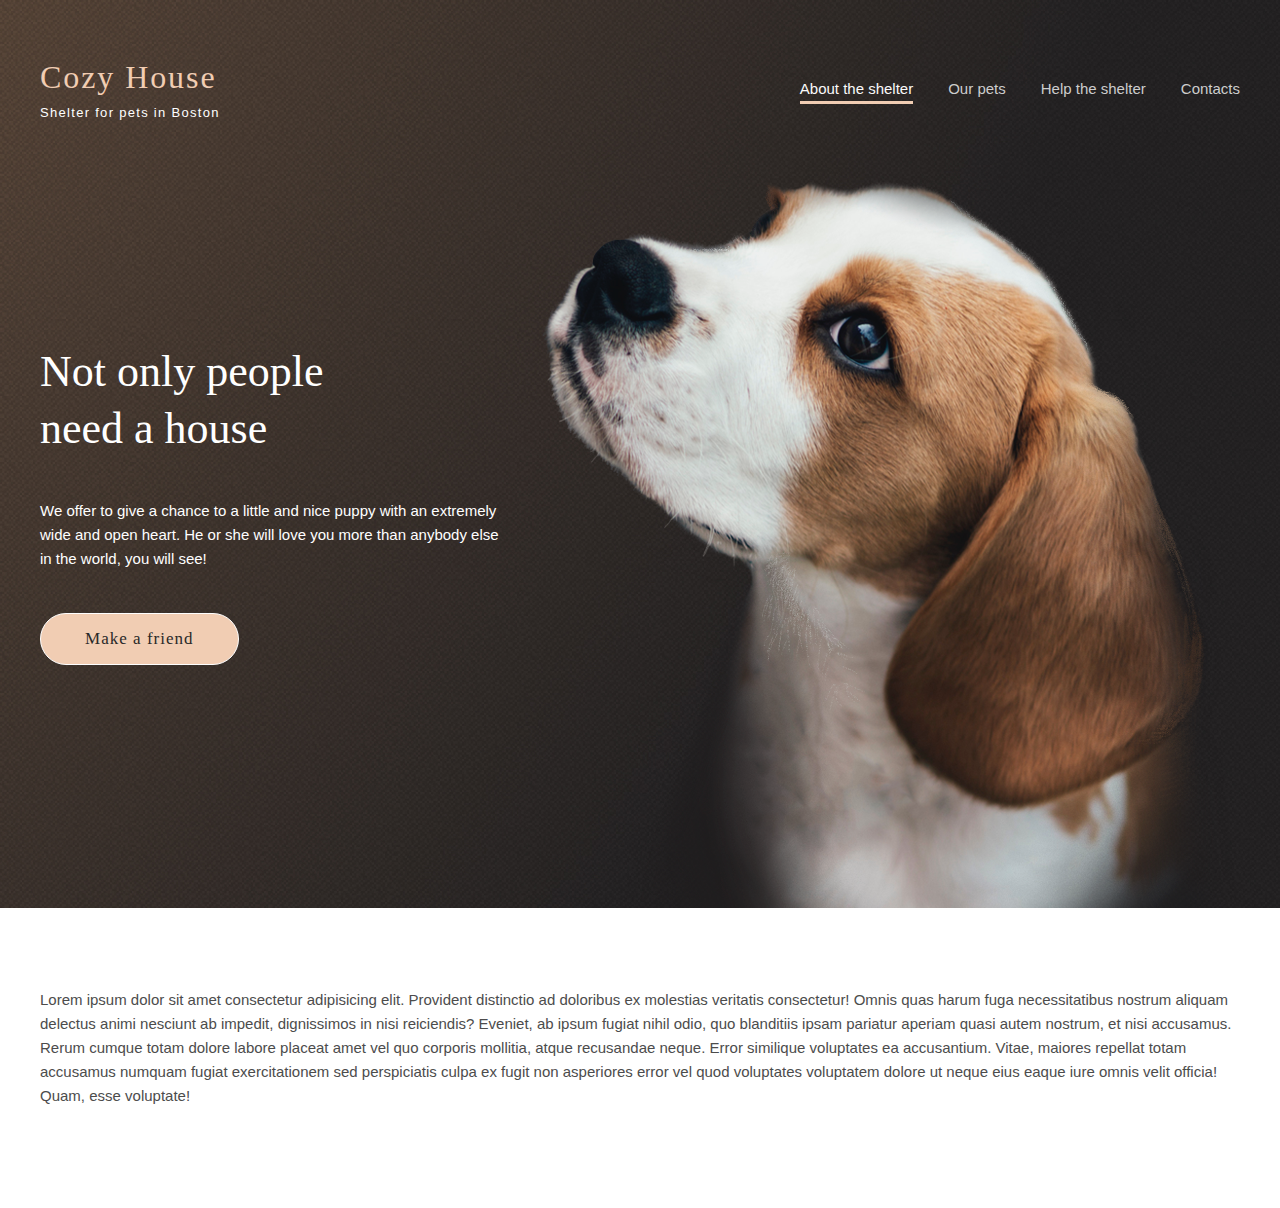
<file: index.html>
<!DOCTYPE html>
<html lang="en">
  <head>
    <meta charset="UTF-8" />
    <meta http-equiv="X-UA-Compatible" content="IE=edge" />
    <meta name="viewport" content="width=device-width, initial-scale=1.0" />
    <title>Cozy House</title>
    <link rel="stylesheet" href="scss/style.css" />
  </head>

  <body>
    <header class="header">
      <div class="header__wrapper wrapper">
        <a class="logo" href="#">
          <h1 class="logo__title">Cozy House</h1>
          <div class="logo__subtitle">Shelter for pets in Boston</div>
        </a>

        <div class="header__menu">
          <nav class="menu">
            <ul class="menu__list">
              <li class="menu__item"><a class="menu__link active" href="#">About the shelter</a></li>
              <li class="menu__item"><a class="menu__link" href="#">Our pets</a></li>
              <li class="menu__item"><a class="menu__link" href="#">Help the shelter</a></li>
              <li class="menu__item"><a class="menu__link" href="#">Contacts</a></li>
            </ul>
          </nav>
          <button type="button" class="burger"><span></span></button>
        </div>
      </div>
    </header>
    <main class="main">
      <section class="start">
        <div class="start__wrapper wrapper">
          <div class="start__content">
            <h2 class="start__title">
              Not only people<br />
              need a house
            </h2>
            <p class="start__desc">
              We offer to give a chance to a little and nice puppy with an extremely wide and open heart. He or she will love you more than anybody
              else in the world, you will see!
            </p>
            <a class="button" href="">Make a friend</a>
          </div>

          <div class="start__image">
            <img src="assets/img/start-puppy.png" alt="" />
          </div>
        </div>
      </section>

      <section class="about">
        <div class="about__wrapper wrapper">
          Lorem ipsum dolor sit amet consectetur adipisicing elit. Provident distinctio ad doloribus ex molestias veritatis consectetur! Omnis quas
          harum fuga necessitatibus nostrum aliquam delectus animi nesciunt ab impedit, dignissimos in nisi reiciendis? Eveniet, ab ipsum fugiat nihil
          odio, quo blanditiis ipsam pariatur aperiam quasi autem nostrum, et nisi accusamus. Rerum cumque totam dolore labore placeat amet vel quo
          corporis mollitia, atque recusandae neque. Error similique voluptates ea accusantium. Vitae, maiores repellat totam accusamus numquam fugiat
          exercitationem sed perspiciatis culpa ex fugit non asperiores error vel quod voluptates voluptatem dolore ut neque eius eaque iure omnis
          velit officia! Quam, esse voluptate!
        </div>
      </section>
    </main>
    <footer class="footer"></footer>
  </body>
</html>
</file>
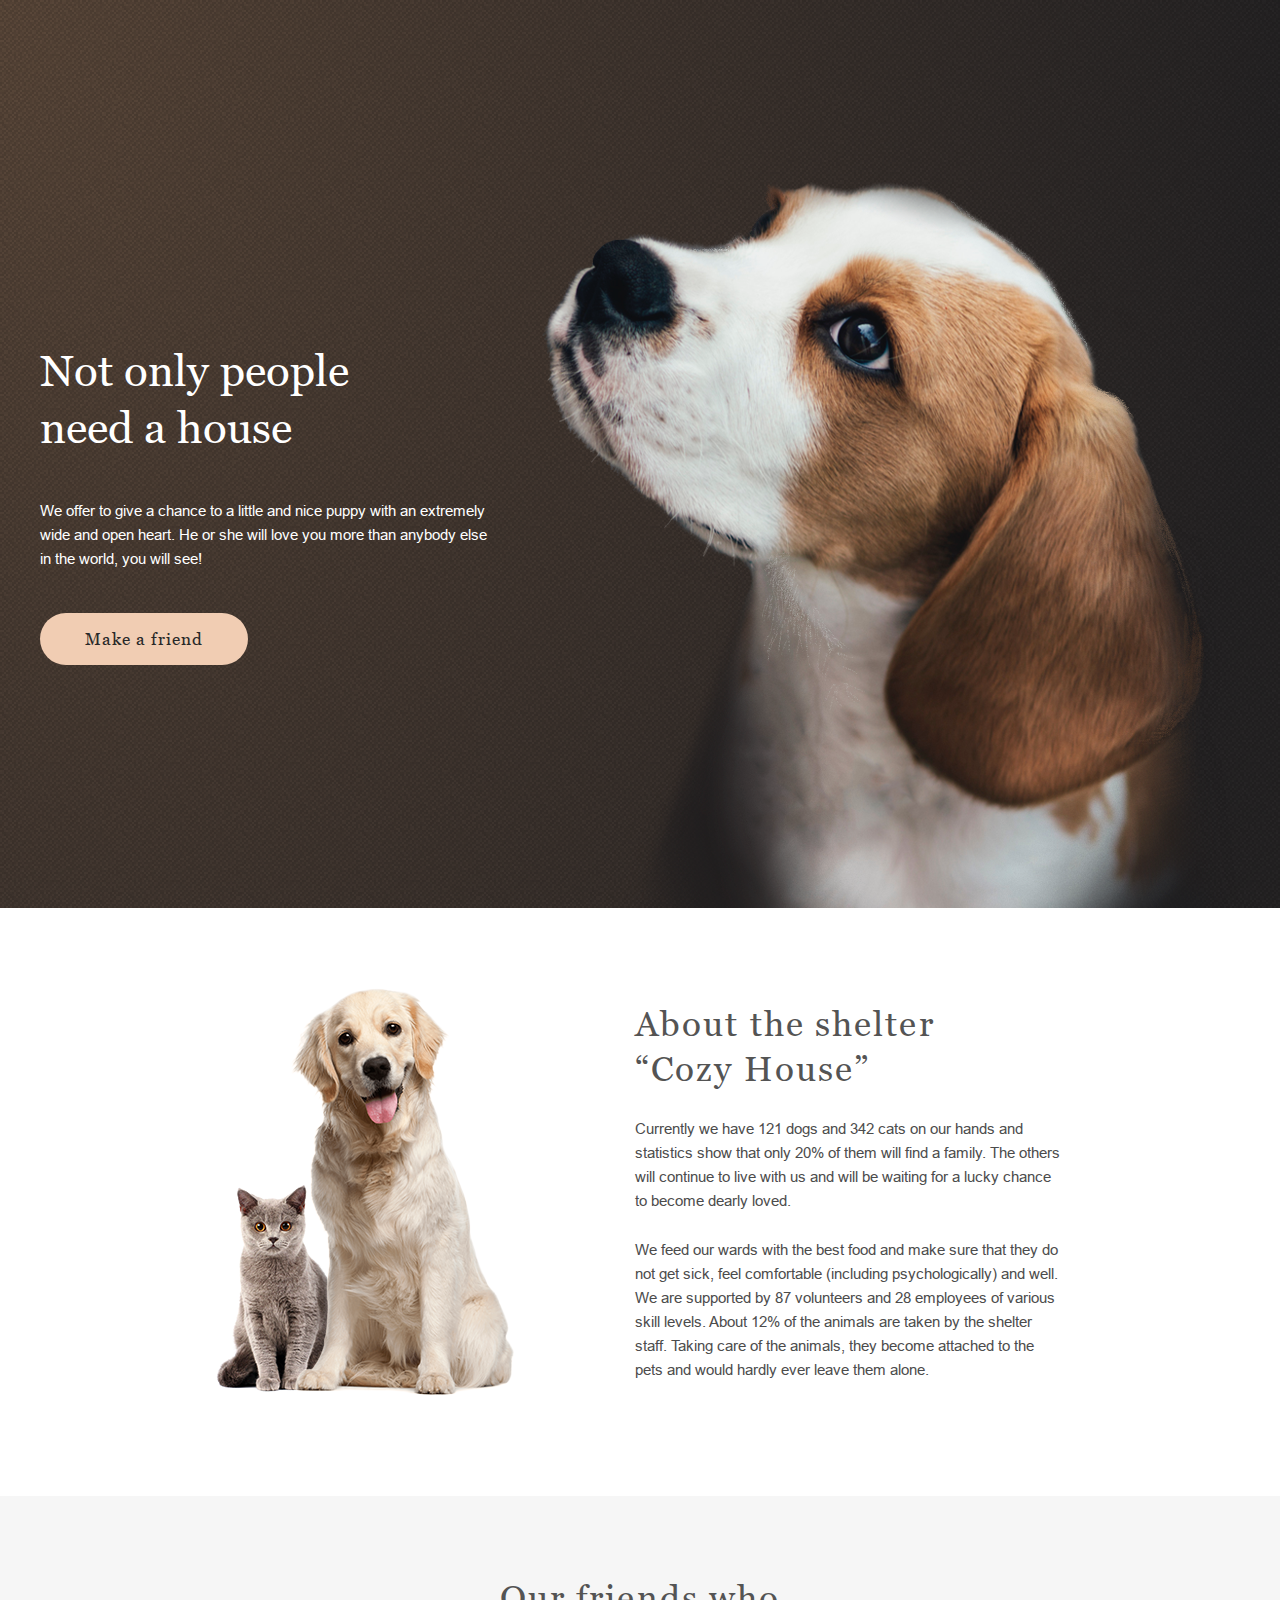
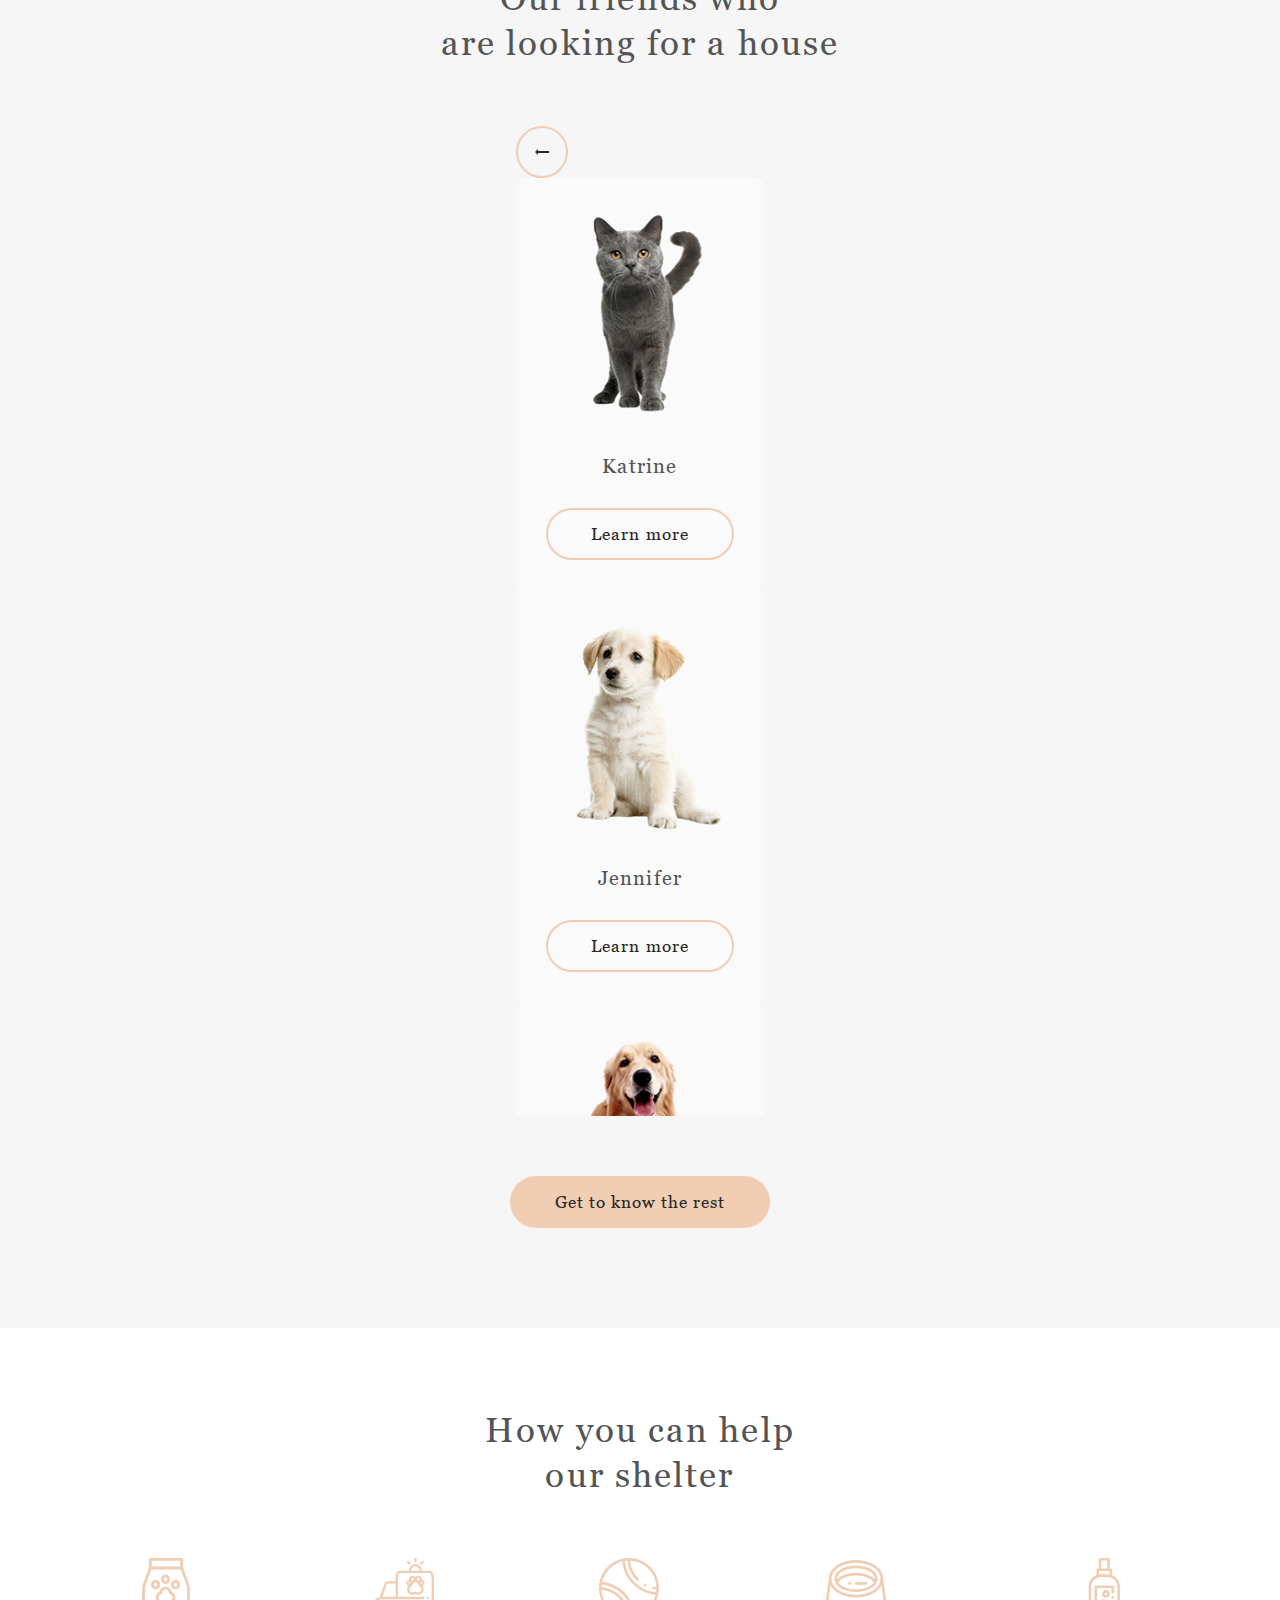
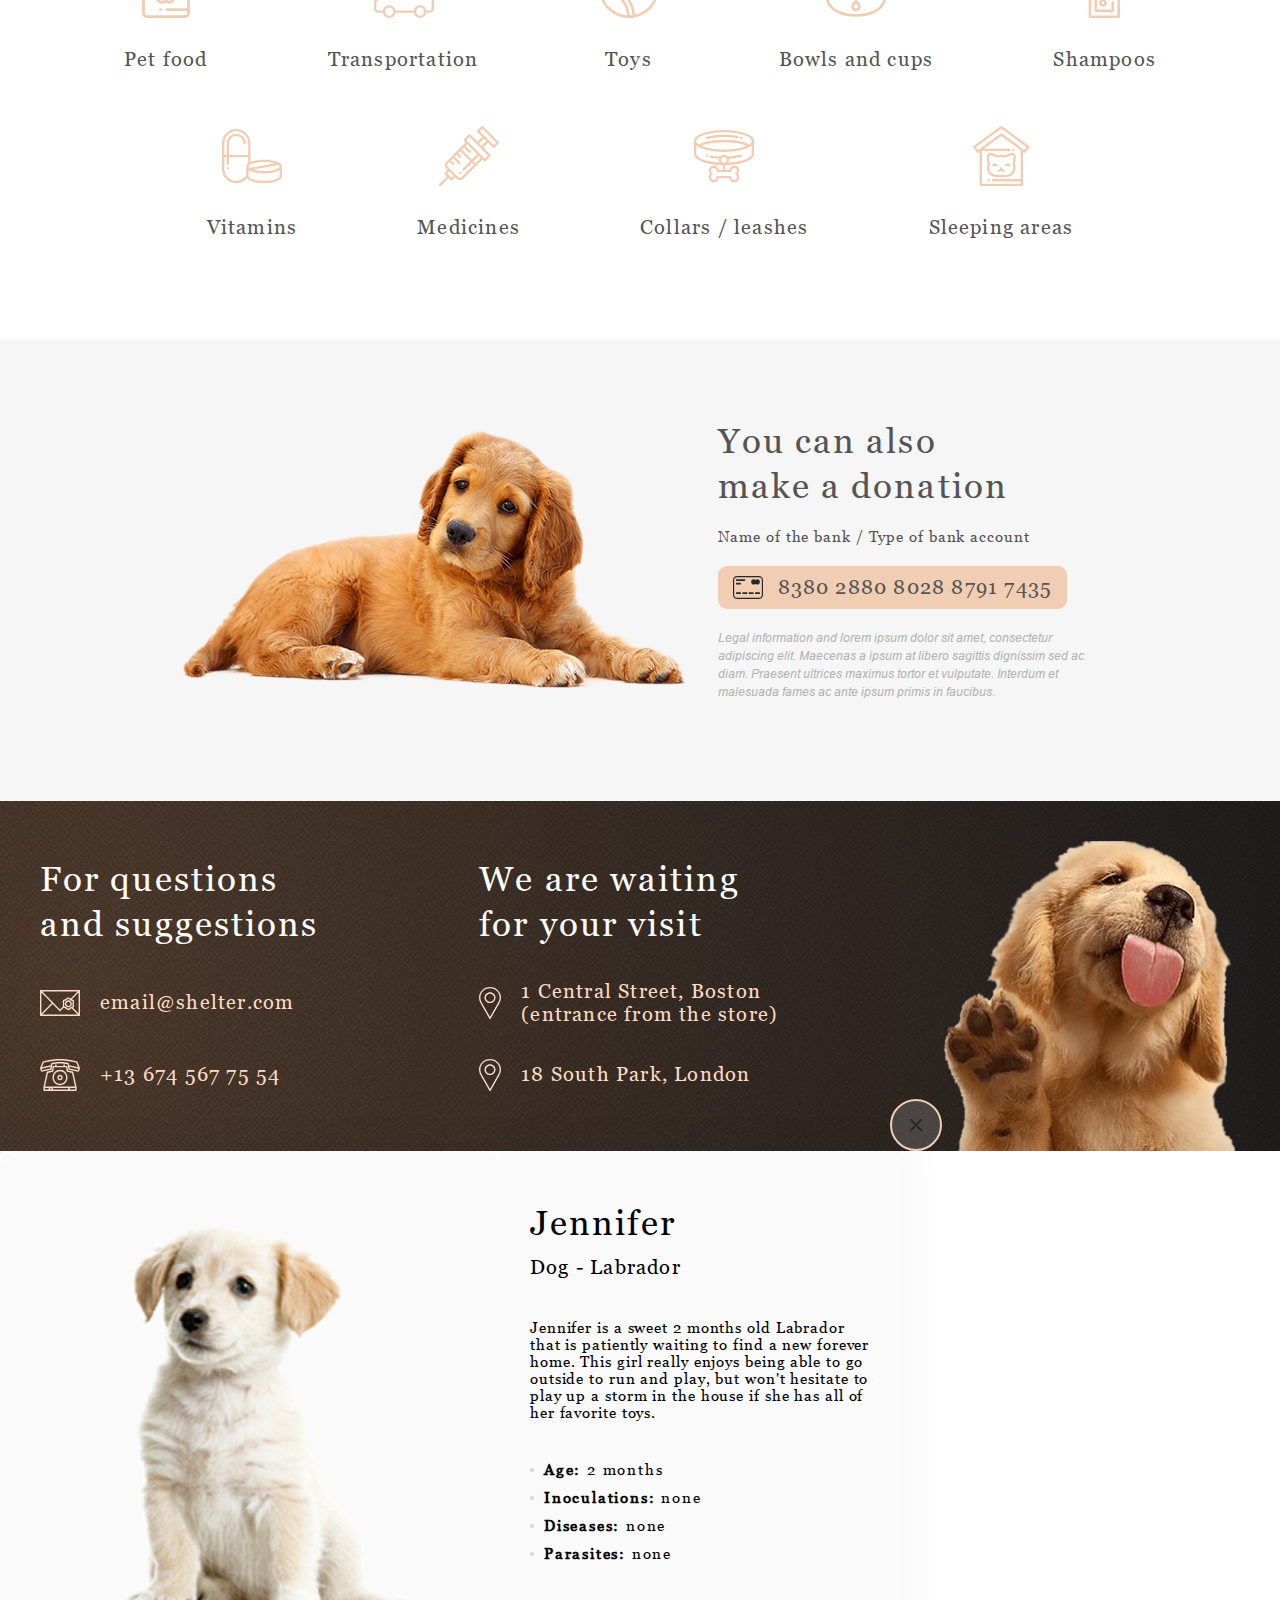
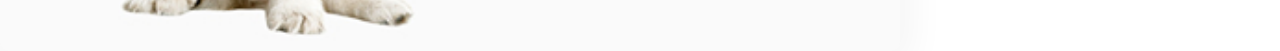
<file: app/index.html>
<!DOCTYPE html>
<html lang="en">
  <head>
    <meta charset="UTF-8" />
    <meta http-equiv="X-UA-Compatible" content="IE=edge" />
    <meta name="viewport" content="width=device-width, initial-scale=1.0" />
    <title>Cozy House</title>

    <link rel="apple-touch-icon" sizes="180x180" href="favicons/apple-touch-icon.png" />
    <link rel="icon" type="image/png" sizes="32x32" href="favicons/favicon-32x32.png" />
    <link rel="icon" type="image/png" sizes="16x16" href="favicons/favicon-16x16.png" />
    <link rel="manifest" href="favicons/site.webmanifest" />
    <link rel="mask-icon" href="favicons/safari-pinned-tab.svg" color="#5bbad5" />
    <link rel="shortcut icon" href="favicons/favicon.ico" />
    <meta name="msapplication-TileColor" content="#da532c" />
    <meta name="msapplication-config" content="favicons/browserconfig.xml" />
    <meta name="theme-color" content="#ffffff" />

    <link rel="stylesheet" href="css/style.css" />
    <script src="js/main.js" defer></script>
  </head>

  <body id="home">
    <header class="header">
      <div class="header__wrapper wrapper">
        <a class="header__logo logo" href="#">
          <h1 class="logo__title">Cozy House</h1>
          <p class="logo__subtitle">Shelter for pets in Boston</p>
        </a>

        <div class="header__menu">
          <button type="button" class="burger"><span></span></button>
          <nav class="menu">
            <ul class="menu__list">
              <li class="menu__item"><a class="menu__link active" href="#home">About the shelter</a></li>
              <li class="menu__item"><a class="menu__link" href="pets.html">Our pets</a></li>
              <li class="menu__item"><a class="menu__link" href="#help">Help the shelter</a></li>
              <li class="menu__item"><a class="menu__link" href="#footer">Contacts</a></li>
            </ul>
            <a class="menu__logo logo" href="#!">
              <h1 class="logo__title">Cozy House</h1>
              <p class="logo__subtitle">Shelter for pets in Boston</p>
            </a>
          </nav>
        </div>
      </div>
    </header>

    <main>
      <section class="start">
        <div class="start__wrapper wrapper">
          <div class="start__content">
            <h2 class="start__title">
              Not only people<br />
              need a house
            </h2>
            <p class="start__desc">
              We offer to give a chance to a little and nice puppy with an extremely wide and open heart. He or she will love you more than anybody
              else in the world, you will see!
            </p>
            <a class="start__button button" href="#pets">Make a friend</a>
          </div>

          <div class="start__image">
            <img src="img/start-puppy.png" alt="Puppy" />
          </div>
        </div>
      </section>

      <section class="about">
        <div class="about__wrapper wrapper">
          <div class="about__image">
            <img src="img/about-pets.png" alt="Cat and dog" />
          </div>
          <div class="about__content">
            <h3 class="about__title">
              About the shelter<br />
              “Cozy House”
            </h3>
            <p class="about__text">
              Currently we have 121 dogs and 342 cats on our hands and statistics show that only 20% of them will find a family. The others will
              continue to live with us and will be waiting for a lucky chance to become dearly loved.
            </p>
            <p class="about__text">
              We feed our wards with the best food and make sure that they do not get sick, feel comfortable (including psychologically) and well. We
              are supported by 87 volunteers and 28 employees of various skill levels. About 12% of the animals are taken by the shelter staff. Taking
              care of the animals, they become attached to the pets and would hardly ever leave them alone.
            </p>
          </div>
        </div>
      </section>

      <section class="pets" id="pets">
        <div class="pets__wrapper wrapper">
          <h3 class="pets__title">
            Our friends who<br />
            are looking for a house
          </h3>

          <div class="main-slider">
            <button class="slider-btn slider-btn_prev"></button>
            <div class="pets-cards main-slider__pets-cards">
              <a class="pet-card" href="#!">
                <div class="pet-card__image">
                  <img src="img/pets/katrine.jpg" alt="Pet Katrine" />
                </div>
                <div class="pet-card__content">
                  <h4 class="pet-card__title">Katrine</h4>
                  <div class="button button_bordered">Learn more</div>
                </div>
              </a>
              <a class="pet-card" href="#!">
                <div class="pet-card__image">
                  <img src="img/pets/jennifer.jpg" alt="Pet Jennifer" />
                </div>
                <div class="pet-card__content">
                  <h4 class="pet-card__title">Jennifer</h4>
                  <div class="button button_bordered">Learn more</div>
                </div>
              </a>
              <a class="pet-card" href="#!">
                <div class="pet-card__image">
                  <img src="img/pets/woody.jpg" alt="Pet Woody" />
                </div>
                <div class="pet-card__content">
                  <h4 class="pet-card__title">Woody</h4>
                  <div class="button button_bordered">Learn more</div>
                </div>
              </a>
            </div>
            <button class="slider-btn slider-btn_next"></button>
          </div>
          <a class="pets__button button" href="pets.html">Get to know the rest</a>
        </div>
      </section>

      <section class="help" id="help">
        <div class="help__wrapper wrapper">
          <h3 class="help__title">
            How you can help<br />
            our shelter
          </h3>
          <ul class="help__list">
            <li class="help__item">
              <img src="svg/help/food.svg" alt="Icon food" />
              <h5>Pet food</h5>
            </li>
            <li class="help__item">
              <img src="svg/help/transportation.svg" alt="Icon food" />
              <h5>Transportation</h5>
            </li>
            <li class="help__item">
              <img src="svg/help/toys.svg" alt="Icon toy" />
              <h5>Toys</h5>
            </li>
            <li class="help__item">
              <img src="svg/help/bowls.svg" alt="Icon bowl" />
              <h5>Bowls and cups</h5>
            </li>
            <li class="help__item">
              <img src="svg/help/shampoos.svg" alt="Icon shampoo" />
              <h5>Shampoos</h5>
            </li>
            <li class="help__item">
              <img src="svg/help/vitamins.svg" alt="Icon vitamins" />
              <h5>Vitamins</h5>
            </li>
            <li class="help__item">
              <img src="svg/help/medicines.svg" alt="Icon medicines" />
              <h5>Medicines</h5>
            </li>
            <li class="help__item">
              <img src="svg/help/collars.svg" alt="Icon collar" />
              <h5>Collars / leashes</h5>
            </li>
            <li class="help__item">
              <img src="svg/help/sleeping.svg" alt="Icon cathouse" />
              <h5>Sleeping areas</h5>
            </li>
          </ul>
        </div>
      </section>

      <section class="donation">
        <div class="donation__wrapper wrapper">
          <div class="donation__image">
            <img src="img/donation-dog.png" alt="Puppy" />
          </div>
          <div class="donation__content">
            <h3 class="donation__title">You can also <br />make a donation</h3>
            <p class="donation__subtitle">Name of the bank / Type of bank account</p>
            <a class="credit-card" href="#!">8380 2880 8028 8791 7435</a>
            <p class="donation__text">
              Legal information and lorem ipsum dolor sit amet, consectetur adipiscing elit. Maecenas a ipsum at libero sagittis dignissim sed ac
              diam. Praesent ultrices maximus tortor et vulputate. Interdum et malesuada fames ac ante ipsum primis in faucibus.
            </p>
          </div>
        </div>
      </section>
    </main>

    <footer class="footer" id="footer">
      <div class="footer__wrapper wrapper">
        <div class="footer__column">
          <h3 class="footer__title">For questions and suggestions</h3>
          <a class="footer__link footer__link_email" href="mailto:darlivia@yandex.ru" target="_top">email@shelter.com</a>
          <a class="footer__link footer__link_phone" href="tel:+136745677554">+13 674 567 75 54</a>
        </div>
        <div class="footer__column">
          <h3 class="footer__title">We are waiting for your visit</h3>
          <a class="footer__link footer__link_loc" href="https://goo.gl/maps/HUi7qW5fPTyrTKpi9" target="_blank">
            1 Central Street, Boston (entrance from the store)
          </a>
          <a class="footer__link footer__link_loc" href="https://goo.gl/maps/CRfnJiotpiAfCAxf8" target="_blank"> 18 South Park, London </a>
        </div>
        <div class="footer__image">
          <img src="img/footer-puppy.png" alt="Puppy" />
        </div>
      </div>
    </footer>

    <div class="popup">
      <div class="popup__wrapper">
        <div class="popup__image">
          <img src="img/pets/jennifer.jpg" alt="Pet Jennifer" />
        </div>

        <div class="popup__content">
          <h3 class="popup__title">Jennifer</h3>
          <h4 class="popup__subtitle">Dog - Labrador</h4>
          <p class="popup__text">
            Jennifer is a sweet 2 months old Labrador that is patiently waiting to find a new forever home. This girl really enjoys being able to go
            outside to run and play, but won't hesitate to play up a storm in the house if she has all of her favorite toys.
          </p>
          <ul class="popup__list">
            <li class="popup__item"><b class="popup__data-title">Age: </b><span class="popup__data">2 months</span></li>
            <li class="popup__item"><b class="popup__data-title">Inoculations: </b><span class="popup__data">none</span></li>
            <li class="popup__item"><b class="popup__data-title">Diseases: </b><span class="popup__data">none</span></li>
            <li class="popup__item"><b class="popup__data-title">Parasites: </b><span class="popup__data">none</span></li>
          </ul>
        </div>
      </div>
      <button class="popup__close-btn"></button>
    </div>

    <div class="overlay"></div>
  </body>
</html>
</file>
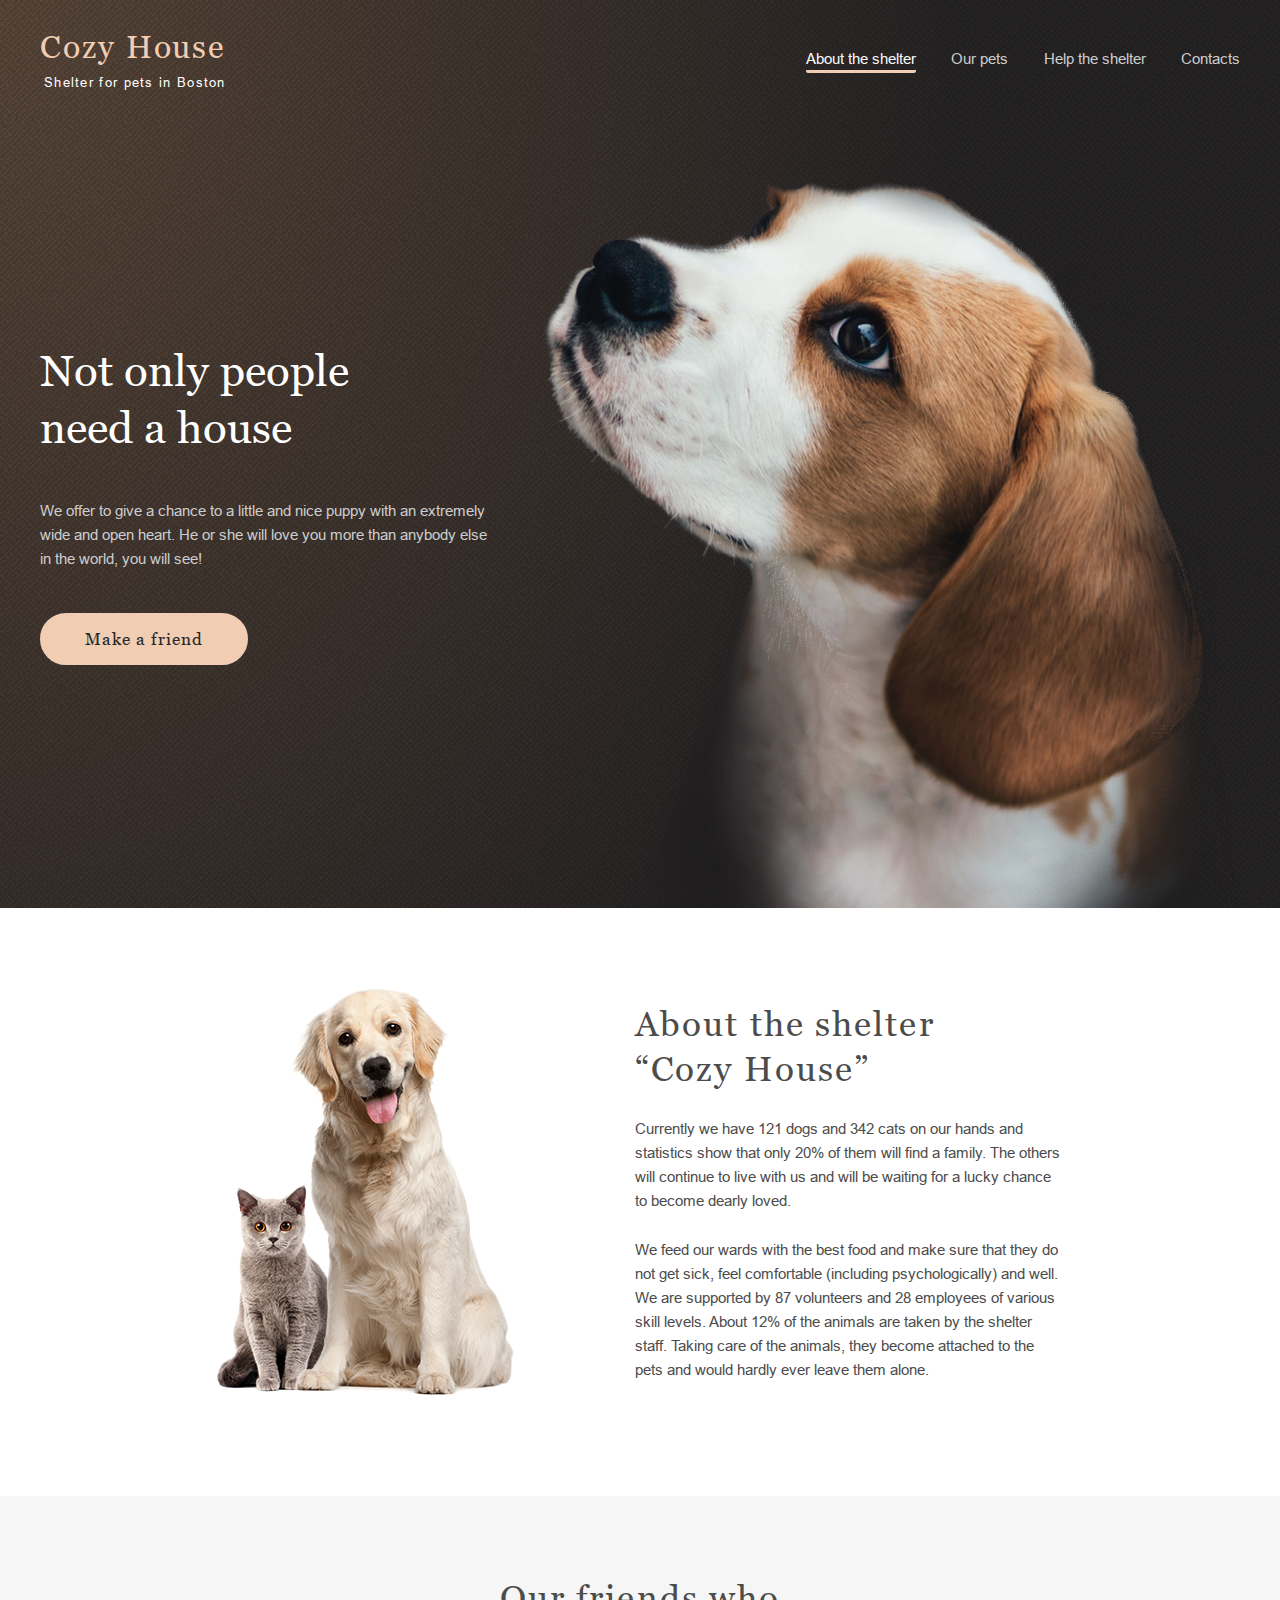
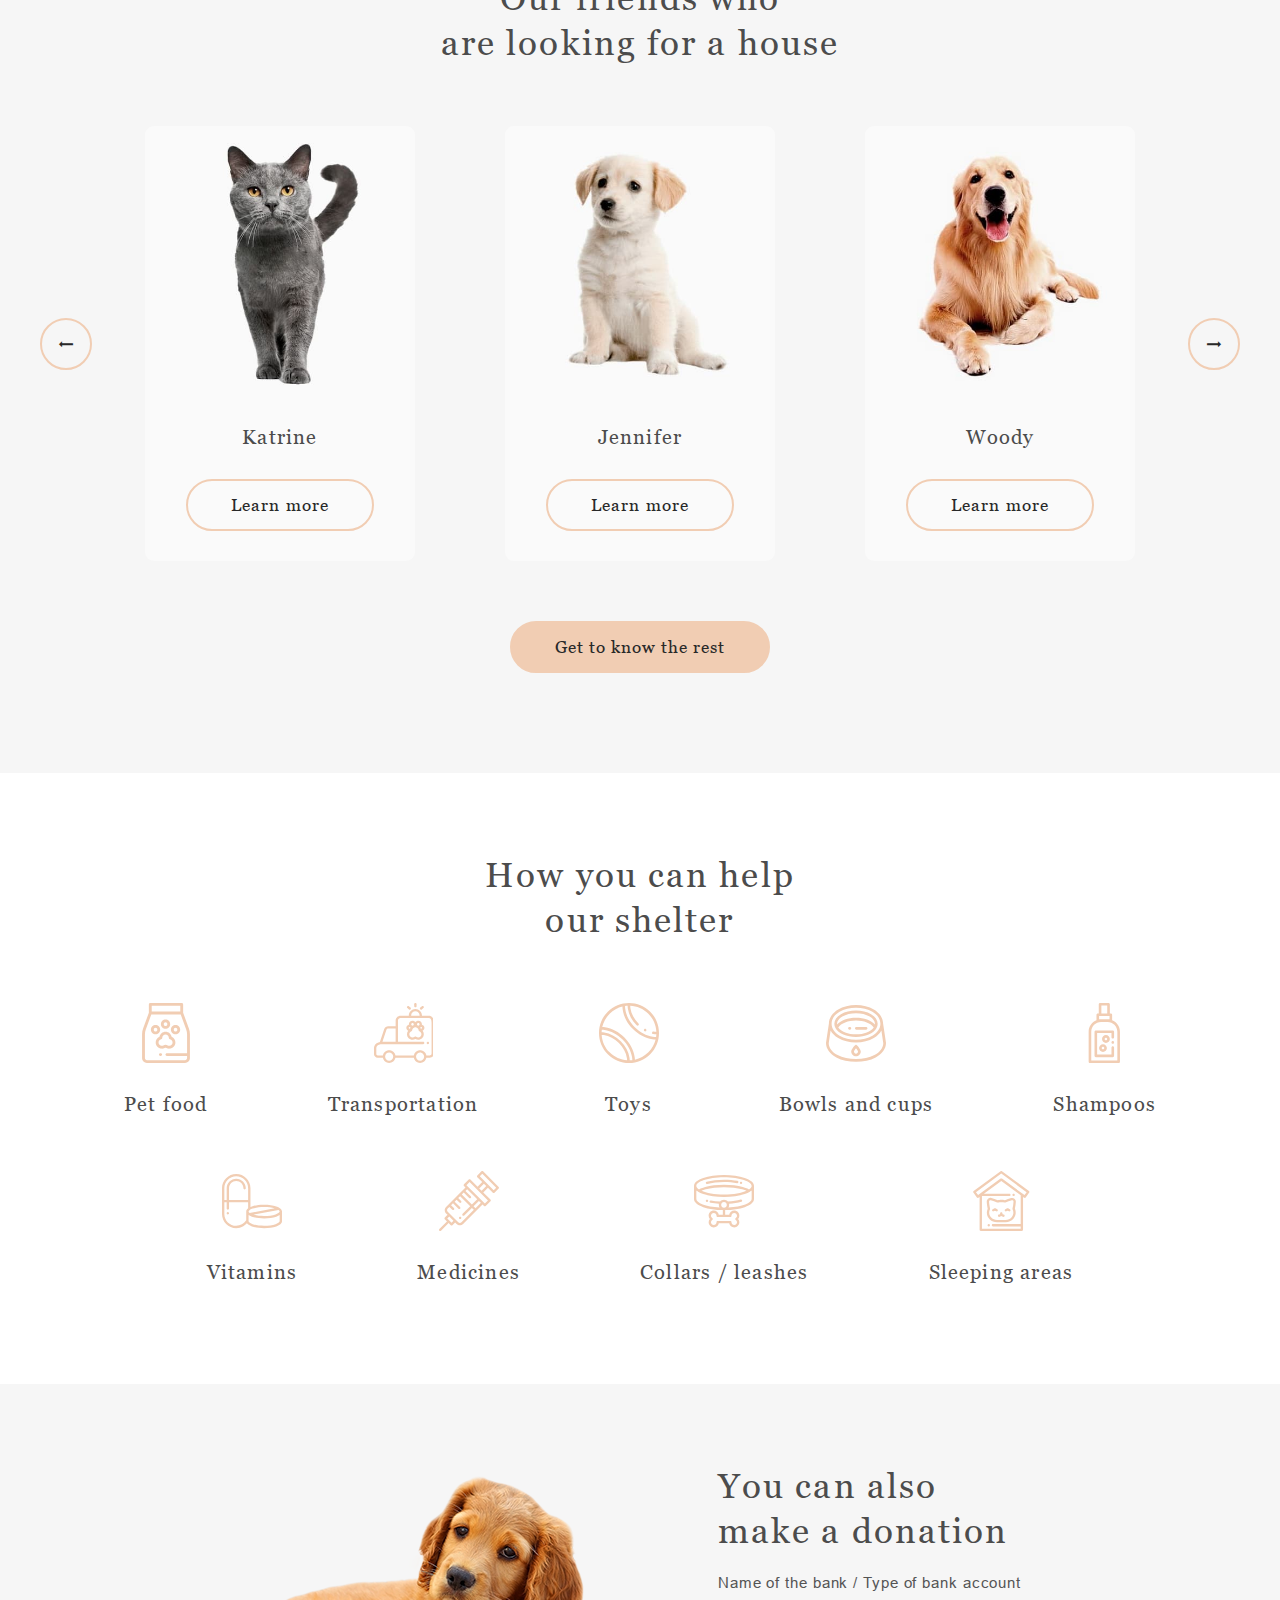
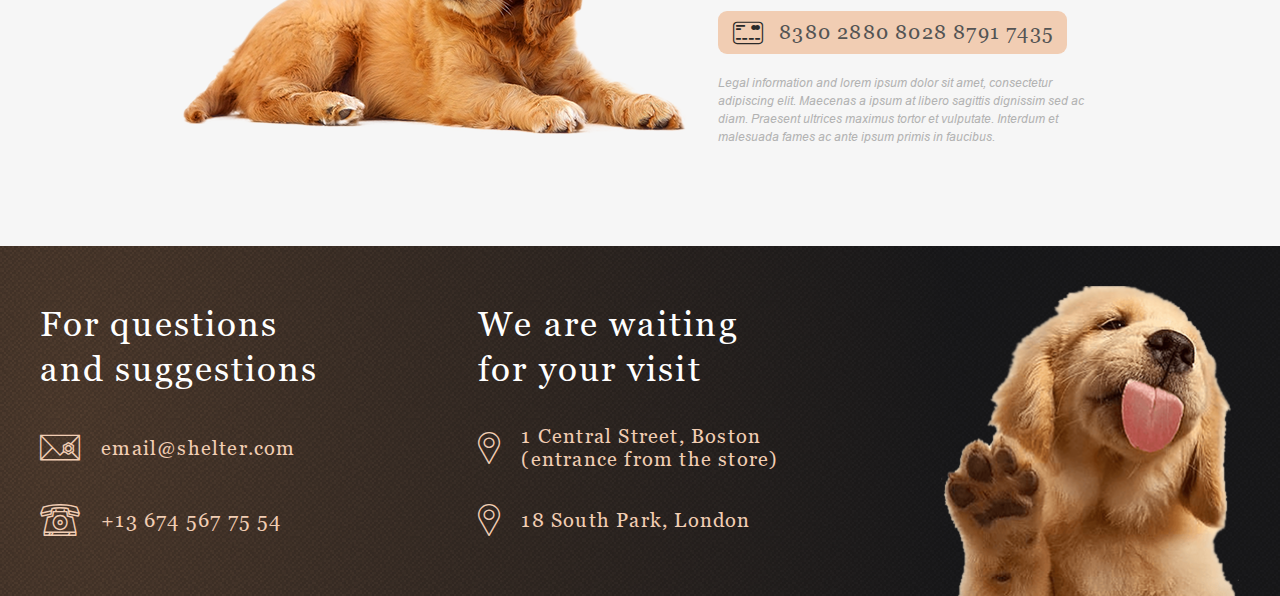
<file: shelter/index.html>
<!DOCTYPE html>
<html lang="en">
  <head>
    <meta charset="UTF-8" />
    <meta http-equiv="X-UA-Compatible" content="IE=edge" />
    <meta name="viewport" content="width=device-width, initial-scale=1.0" />
    <link rel="stylesheet" href="css/style.css" />
    <title>Shelter</title>
  </head>

  <body>
    <header class="header">
      <div class="header__wrapper">
        <a class="logo" href="#">
          <h1 class="logo__title">Cozy House</h1>
          <p class="logo__subtitle">Shelter for pets in Boston</p>
        </a>
        <nav class="nav">
          <ul class="menu">
            <li><a class="menu__link active" href="">About the shelter</a></li>
            <li><a class="menu__link" href="">Our pets</a></li>
            <li><a class="menu__link" href="">Help the shelter</a></li>
            <li><a class="menu__link" href="">Contacts</a></li>
          </ul>
        </nav>
      </div>
    </header>

    <main class="main">
      <section class="start">
        <div class="start__wrapper">
          <div class="start__content">
            <h2 class="start__title">Not only people need a house</h2>
            <p class="start__desc">
              We offer to give a chance to a little and nice puppy with an extremely wide and open heart. He or she will love you more than
              anybody else in the world, you will see!
            </p>
            <button class="button">Make a friend</button>
          </div>

          <div class="start__pic">
            <img src="assets/img/start-pet.png" alt="A beautiful puppy" />
          </div>
        </div>
      </section>

      <section class="about">
        <div class="about__wrapper">
          <div class="about__pic">
            <img src="assets/img/about-pets.png" alt="A dog and a cat" />
          </div>
          <div class="about__content">
            <h3 class="about__title">About the shelter “Cozy House”</h3>
            <p class="about__desc">
              Currently we have 121 dogs and 342 cats on our hands and statistics show that only 20% of them will find a family. The others
              will continue to live with us and will be waiting for a lucky chance to become dearly loved.
            </p>
            <p class="about__desc">
              We feed our wards with the best food and make sure that they do not get sick, feel comfortable (including psychologically) and
              well. We are supported by 87 volunteers and 28 employees of various skill levels. About 12% of the animals are taken by the
              shelter staff. Taking care of the animals, they become attached to the pets and would hardly ever leave them alone.
            </p>
          </div>
        </div>
      </section>

      <section class="pets">
        <div class="pets__wrapper">
          <h3 class="pets__title">Our friends who are&nbsp;looking for a house</h3>
          <div class="pets__slider slider">
            <button class="button button_slider icon_arrow-prev"></button>
            <div class="slider__cards">
              <div class="card">
                <div class="card__pic">
                  <img src="assets/img/pets/katrine.jpg" alt="Cat Katrine" />
                </div>
                <div class="card__content">
                  <h4 class="card__title">Katrine</h4>
                  <button class="button button_bordered">Learn more</button>
                </div>
              </div>

              <div class="slider__cards">
                <div class="card">
                  <div class="card__pic">
                    <img src="assets/img/pets/jennifer.jpg" alt="Cat Jennifer" />
                  </div>
                  <div class="card__content">
                    <h4 class="card__title">Jennifer</h4>
                    <button class="button button_bordered">Learn more</button>
                  </div>
                </div>
              </div>
              <div class="slider__cards">
                <div class="card">
                  <div class="card__pic">
                    <img src="assets/img/pets/woody.jpg" alt="Cat Woody" />
                  </div>
                  <div class="card__content">
                    <h4 class="card__title">Woody</h4>
                    <button class="button button_bordered">Learn more</button>
                  </div>
                </div>
              </div>
            </div>
            <button class="button button_slider icon_arrow-next"></button>
          </div>
          <button class="button">Get to know the rest</button>
        </div>
      </section>

      <section class="help">
        <div class="help__wrapper">
          <h3 class="help__title">How you can help our shelter</h3>
          <ul class="help__list">
            <li class="help__item">
              <img src="assets/svg/help-sprite.svg#food" alt="Food" />
              <h4>Pet food</h4>
            </li>
            <li class="help__item">
              <img src="assets/svg/help-sprite.svg#transport" alt="Transport" />
              <h4>Transportation</h4>
            </li>
            <li class="help__item">
              <img src="assets/svg/help-sprite.svg#toys" alt="Toys" />
              <h4>Toys</h4>
            </li>
            <li class="help__item">
              <img src="assets/svg/help-sprite.svg#bowls" alt="Bowls" />
              <h4>Bowls and cups</h4>
            </li>
            <li class="help__item">
              <img src="assets/svg/help-sprite.svg#shampoos" alt="Shampoos" />
              <h4>Shampoos</h4>
            </li>
            <li class="help__item">
              <img src="assets/svg/help-sprite.svg#vitamins" alt="Vitamins" />
              <h4>Vitamins</h4>
            </li>
            <li class="help__item">
              <img src="assets/svg/help-sprite.svg#medicines" alt="Medicines" />
              <h4>Medicines</h4>
            </li>
            <li class="help__item">
              <img src="assets/svg/help-sprite.svg#collars" alt="Collars" />
              <h4>Collars / leashes</h4>
            </li>
            <li class="help__item">
              <img src="assets/svg/help-sprite.svg#sleeping" alt="Sleeping" />
              <h4>Sleeping areas</h4>
            </li>
          </ul>
        </div>
      </section>

      <section class="donat">
        <div class="donat__wrapper">
          <div class="donat__pic">
            <img src="assets/img/donat-pet.png" alt="A beautiful puppy" />
          </div>
          <div class="donat__content">
            <h3 class="donat__title">You can also make&nbsp;a&nbsp;donation</h3>
            <p class="donat__subtitle">Name of the bank / Type of bank account</p>
            <a class="donat__card icon_credit-card" href="#!">8380 2880 8028 8791 7435</a>
            <p class="donat__info">
              Legal information and lorem ipsum dolor sit amet, consectetur adipiscing elit. Maecenas a ipsum at libero sagittis dignissim
              sed ac diam. Praesent ultrices maximus tortor et vulputate. Interdum et malesuada fames ac ante ipsum primis in faucibus.
            </p>
          </div>
        </div>
      </section>
    </main>

    <footer class="footer">
      <div class="footer__wrapper">
        <div class="footer__info">
          <h3 class="footer__title">For questions <br />and suggestions</h3>
          <a class="footer__link icon_mail" href="mailto:email@shelter.com" target="_blank">email@shelter.com</a>
          <a class="footer__link icon_phone" href="tel:+136745677554">+13 674 567 75 54</a>
        </div>
        <div class="footer__info">
          <h3 class="footer__title">We are waiting for your visit</h3>
          <a class="footer__link icon_pin" href="https://goo.gl/maps/Burnw7s2zunXiTkVA" target="_blank"
            >1 Central Street, Boston (entrance from the store)</a
          >
          <a class="footer__link icon_pin" href="https://goo.gl/maps/vbZWQPfA1f1s1WS18" target="_blank">18 South Park, London </a>
        </div>
        <div class="footer__pic">
          <img src="assets/img/footer-pet.png" alt="A beautiful puppy" />
        </div>
      </div>
    </footer>
  </body>
</html>
</file>
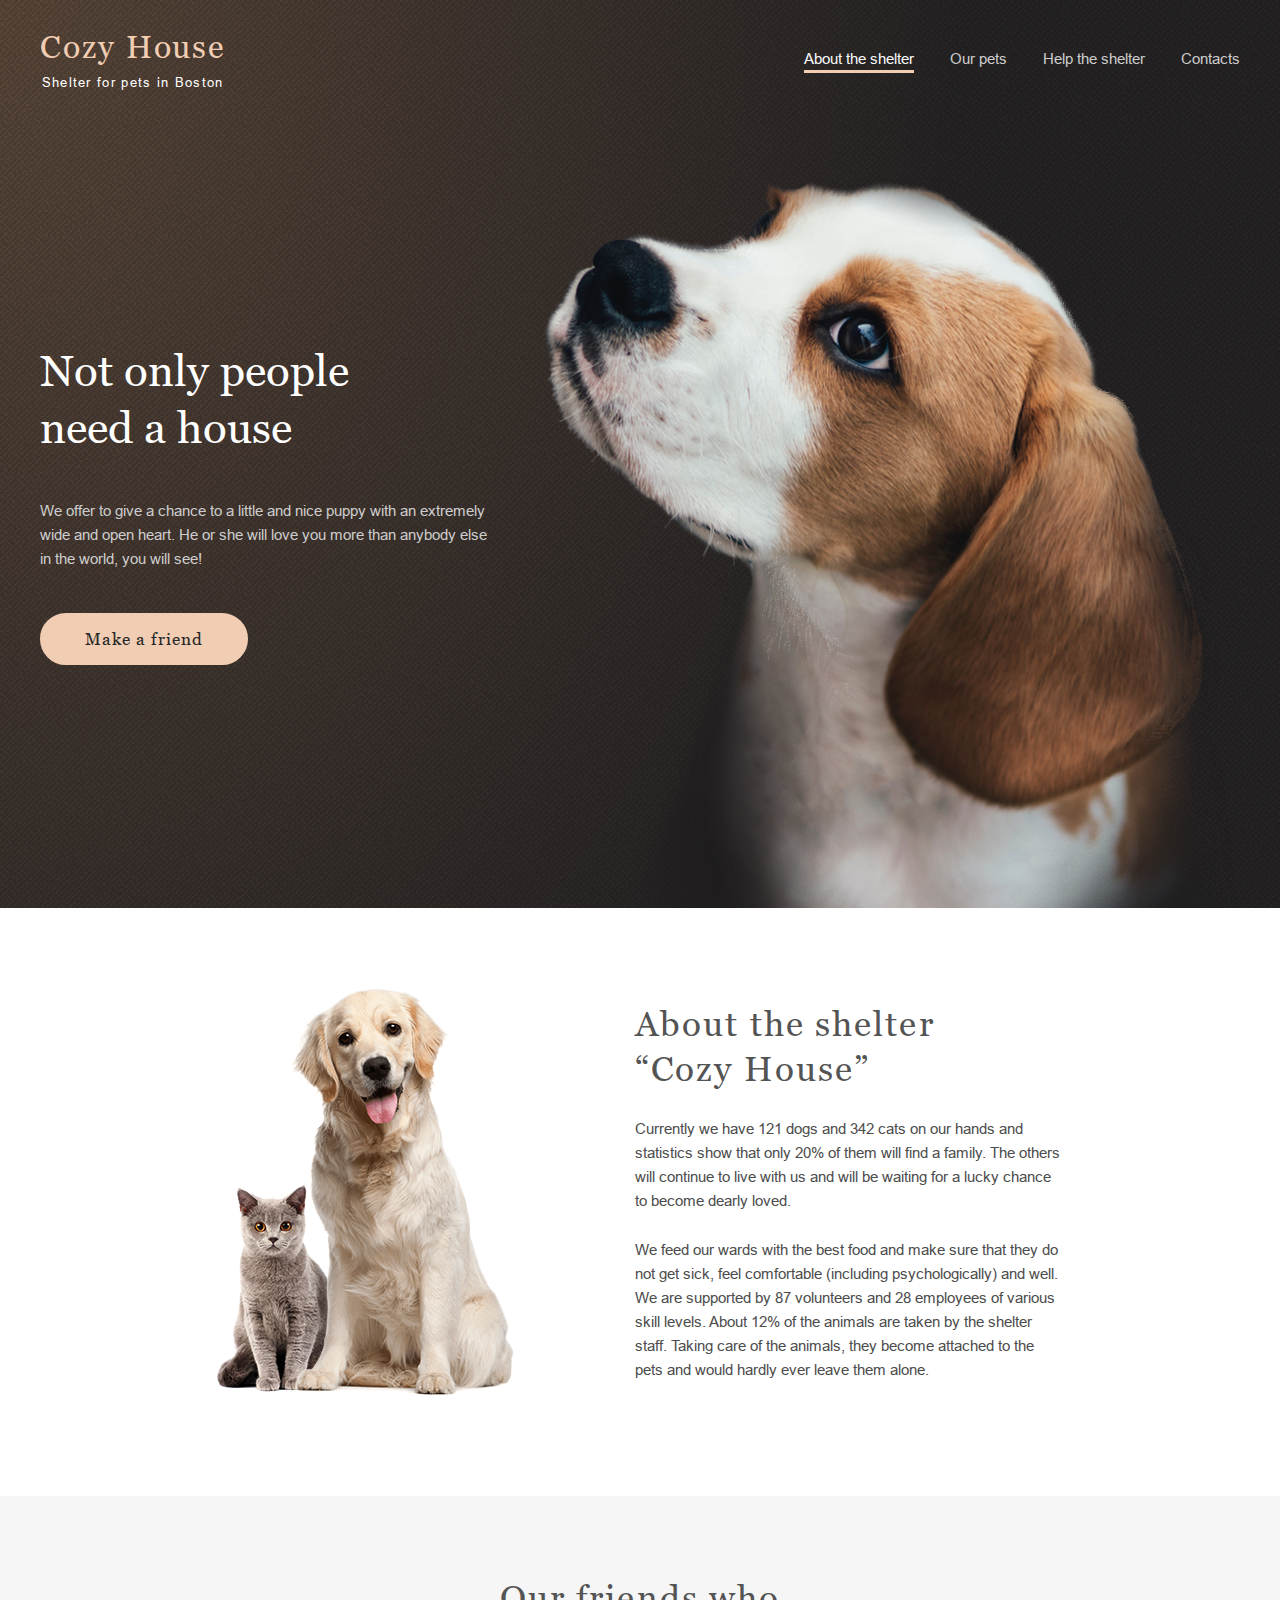
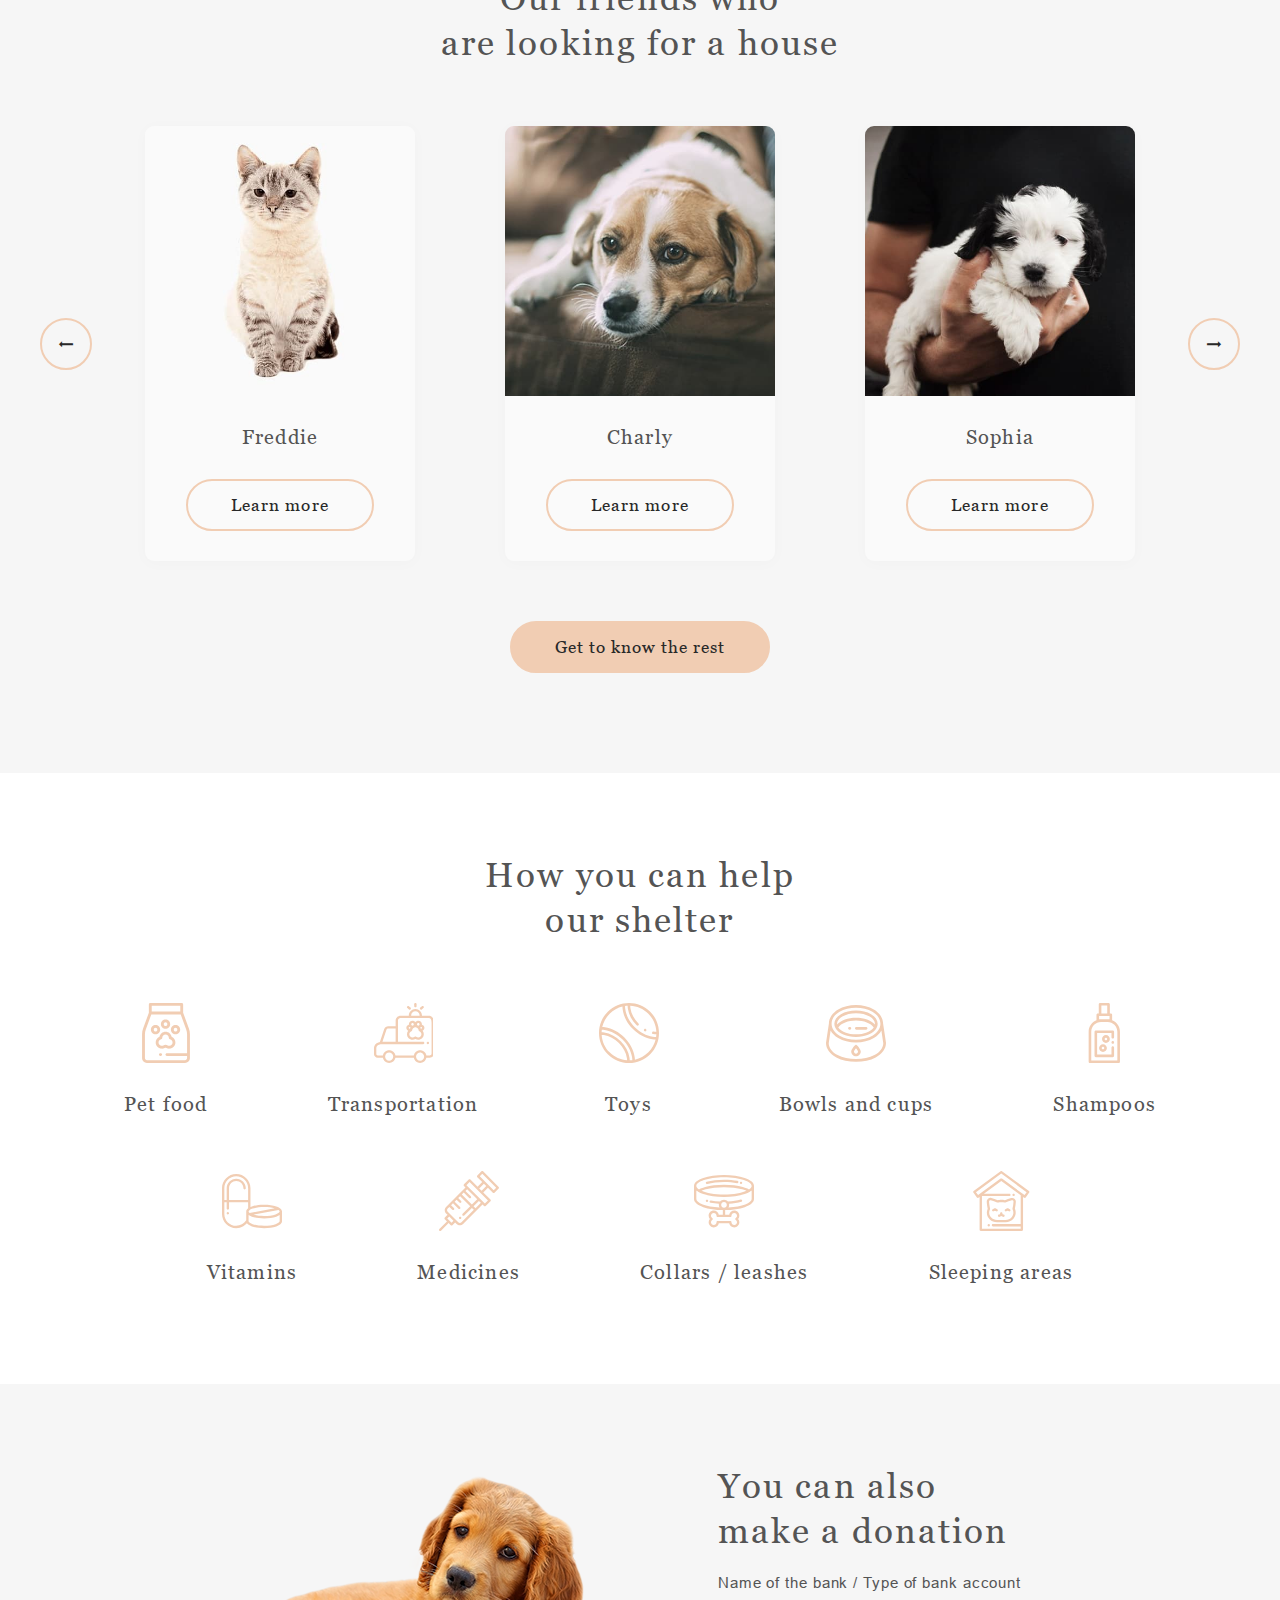
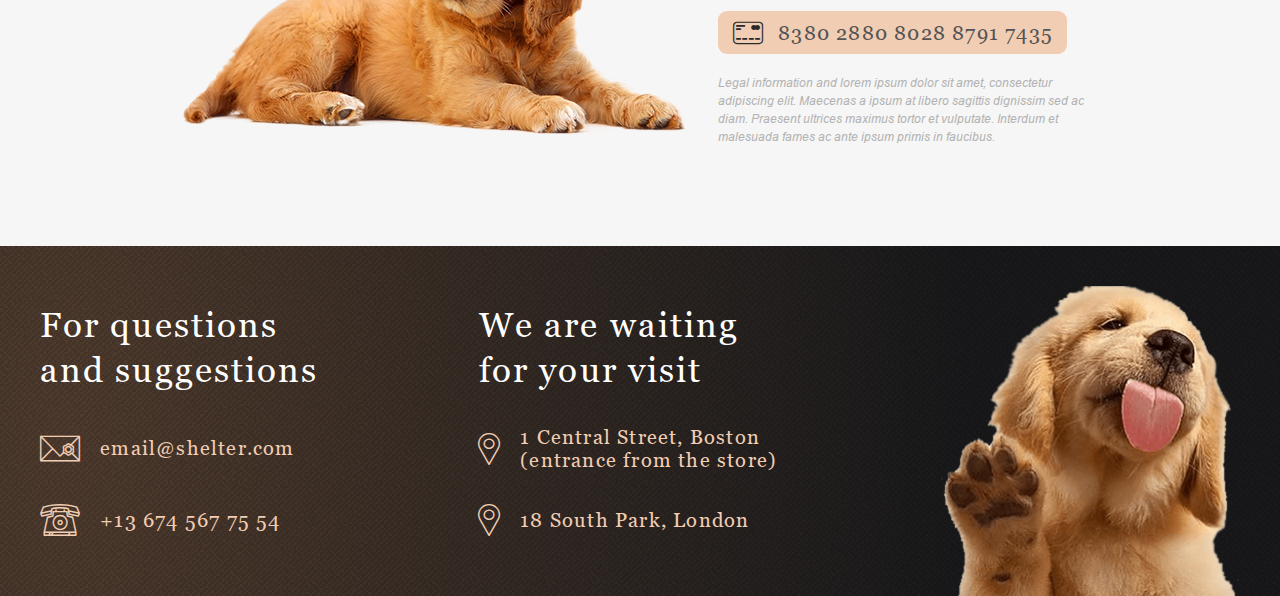
<file: pages/main/index.html>
<!DOCTYPE html>
<html lang="en">
  <head>
    <meta charset="UTF-8" />
    <meta http-equiv="X-UA-Compatible" content="IE=edge" />
    <meta name="viewport" content="width=device-width, initial-scale=1.0" />
    <title>Shelter - Cozy House</title>
    <link rel="icon" href="../../assets/favicon.ico" />
    <link rel="stylesheet" href="style.css" />
    <script src="index.js" type="module"></script>
  </head>

  <body class="page-main">
    <header class="header">
      <div class="header__wrapper">
        <a class="logo" href="#">
          <span class="logo__title">Cozy House</span>
          <span class="logo__subtitle">Shelter for pets in Boston</span>
        </a>
        <nav class="nav">
          <ul class="menu">
            <li><a class="menu__link active" href="#">About the shelter</a></li>
            <li><a class="menu__link" href="../pets/index.html">Our pets</a></li>
            <li><a class="menu__link" href="#help">Help the shelter</a></li>
            <li><a class="menu__link" href="#contacts">Contacts</a></li>
          </ul>
          <button class="burger"><span></span></button>
        </nav>
      </div>
    </header>

    <main class="main">
      <section class="start">
        <div class="start__wrapper">
          <div class="start__content">
            <h1 class="start__title">Not only people need&nbsp;a&nbsp;house</h1>
            <p class="start__text">
              We offer to give a chance to a little and nice puppy with an extremely wide and open heart. He or she will love you more than
              anybody else in the world, you will see!
            </p>
            <a href="#pets" class="start__button button button_colored">Make a friend</a>
          </div>

          <div class="start__pic">
            <img src="../../assets/img/start-pet.png" alt="A beautiful puppy" />
          </div>
        </div>
      </section>

      <section class="about">
        <div class="about__wrapper">
          <div class="about__pic">
            <img src="../../assets/img/about-pets.png" alt="A dog and a cat" />
          </div>
          <div class="about__content">
            <h2 class="about__title">About the shelter “Cozy&nbsp;House”</h2>
            <p>
              Currently we have 121 dogs and 342 cats on our hands and statistics show that only 20% of them will find a family. The others
              will continue to live with us and will be waiting for a lucky chance to become dearly loved.
            </p>
            <p>
              We feed our wards with the best food and make sure that they do not get sick, feel comfortable (including psychologically) and
              well. We are supported by 87 volunteers and 28 employees of various skill levels. About 12% of the animals are taken by the
              shelter staff. Taking care of the animals, they become attached to the pets and would hardly ever leave them alone.
            </p>
          </div>
        </div>
      </section>

      <section class="pets" id="pets">
        <div class="pets__wrapper">
          <h2 class="pets__title">Our friends who are&nbsp;looking for a house</h2>
          <div class="slider">
            <div class="slider__window">
              <div class="slider__line"></div>
            </div>
            <div class="slider__buttons">
              <button class="button button_slider icon_arrow-prev"></button>
              <button class="button button_slider icon_arrow-next"></button>
            </div>
          </div>
          <a class="button button_colored" href="../pets/index.html">Get to know the rest</a>
        </div>
      </section>

      <section class="help" id="help">
        <div class="help__wrapper">
          <h2 class="help__title">How you can help our&nbsp;shelter</h2>
          <ul class="help__list">
            <li class="help__item">
              <img src="../../assets/svg/help-sprite.svg#food" alt="Food" />
              <h4>Pet food</h4>
            </li>
            <li class="help__item">
              <img src="../../assets/svg/help-sprite.svg#transport" alt="Transport" />
              <h4>Transportation</h4>
            </li>
            <li class="help__item">
              <img src="../../assets/svg/help-sprite.svg#toys" alt="Toys" />
              <h4>Toys</h4>
            </li>
            <li class="help__item">
              <img src="../../assets/svg/help-sprite.svg#bowls" alt="Bowls" />
              <h4>Bowls and cups</h4>
            </li>
            <li class="help__item">
              <img src="../../assets/svg/help-sprite.svg#shampoos" alt="Shampoos" />
              <h4>Shampoos</h4>
            </li>
            <li class="help__item">
              <img src="../../assets/svg/help-sprite.svg#vitamins" alt="Vitamins" />
              <h4>Vitamins</h4>
            </li>
            <li class="help__item">
              <img src="../../assets/svg/help-sprite.svg#medicines" alt="Medicines" />
              <h4>Medicines</h4>
            </li>
            <li class="help__item">
              <img src="../../assets/svg/help-sprite.svg#collars" alt="Collars" />
              <h4>Collars / leashes</h4>
            </li>
            <li class="help__item">
              <img src="../../assets/svg/help-sprite.svg#sleeping" alt="Sleeping" />
              <h4>Sleeping areas</h4>
            </li>
          </ul>
        </div>
      </section>

      <section class="donat">
        <div class="donat__wrapper">
          <div class="donat__pic">
            <img src="../../assets/img/donat-pet.png" alt="A beautiful puppy" />
          </div>
          <div class="donat__content">
            <h2 class="donat__title">You can also make&nbsp;a&nbsp;donation</h2>
            <p class="donat__subtitle">Name of the bank / Type of bank account</p>
            <a class="donat__card icon_credit-card button" href="#!">8380 2880 8028 8791 7435</a>
            <p class="donat__info">
              Legal information and lorem ipsum dolor sit amet, consectetur adipiscing elit. Maecenas a ipsum at libero sagittis dignissim
              sed ac diam. Praesent ultrices maximus tortor et vulputate. Interdum et malesuada fames ac ante ipsum primis in faucibus.
            </p>
          </div>
        </div>
      </section>
    </main>

    <footer class="footer" id="contacts">
      <div class="footer__wrapper">
        <div class="footer__info">
          <h2 class="footer__title">For questions and suggestions</h2>
          <a class="footer__link icon_mail" href="mailto:email@shelter.com" target="_blank">email@shelter.com</a>
          <a class="footer__link icon_phone" href="tel:+136745677554">+13 674 567 75 54</a>
        </div>
        <div class="footer__info">
          <h2 class="footer__title">We are waiting for your&nbsp;visit</h2>
          <a class="footer__link icon_pin" href="https://goo.gl/maps/Burnw7s2zunXiTkVA" target="_blank"
            >1 Central Street, Boston (entrance from the store)</a
          >
          <a class="footer__link icon_pin" href="https://goo.gl/maps/vbZWQPfA1f1s1WS18" target="_blank">18 South Park, London </a>
        </div>
        <div class="footer__pic">
          <img src="../../assets/img/footer-pet.png" alt="A beautiful puppy" />
        </div>
      </div>
    </footer>
    <div class="overlay"></div>
  </body>
</html>
</file>
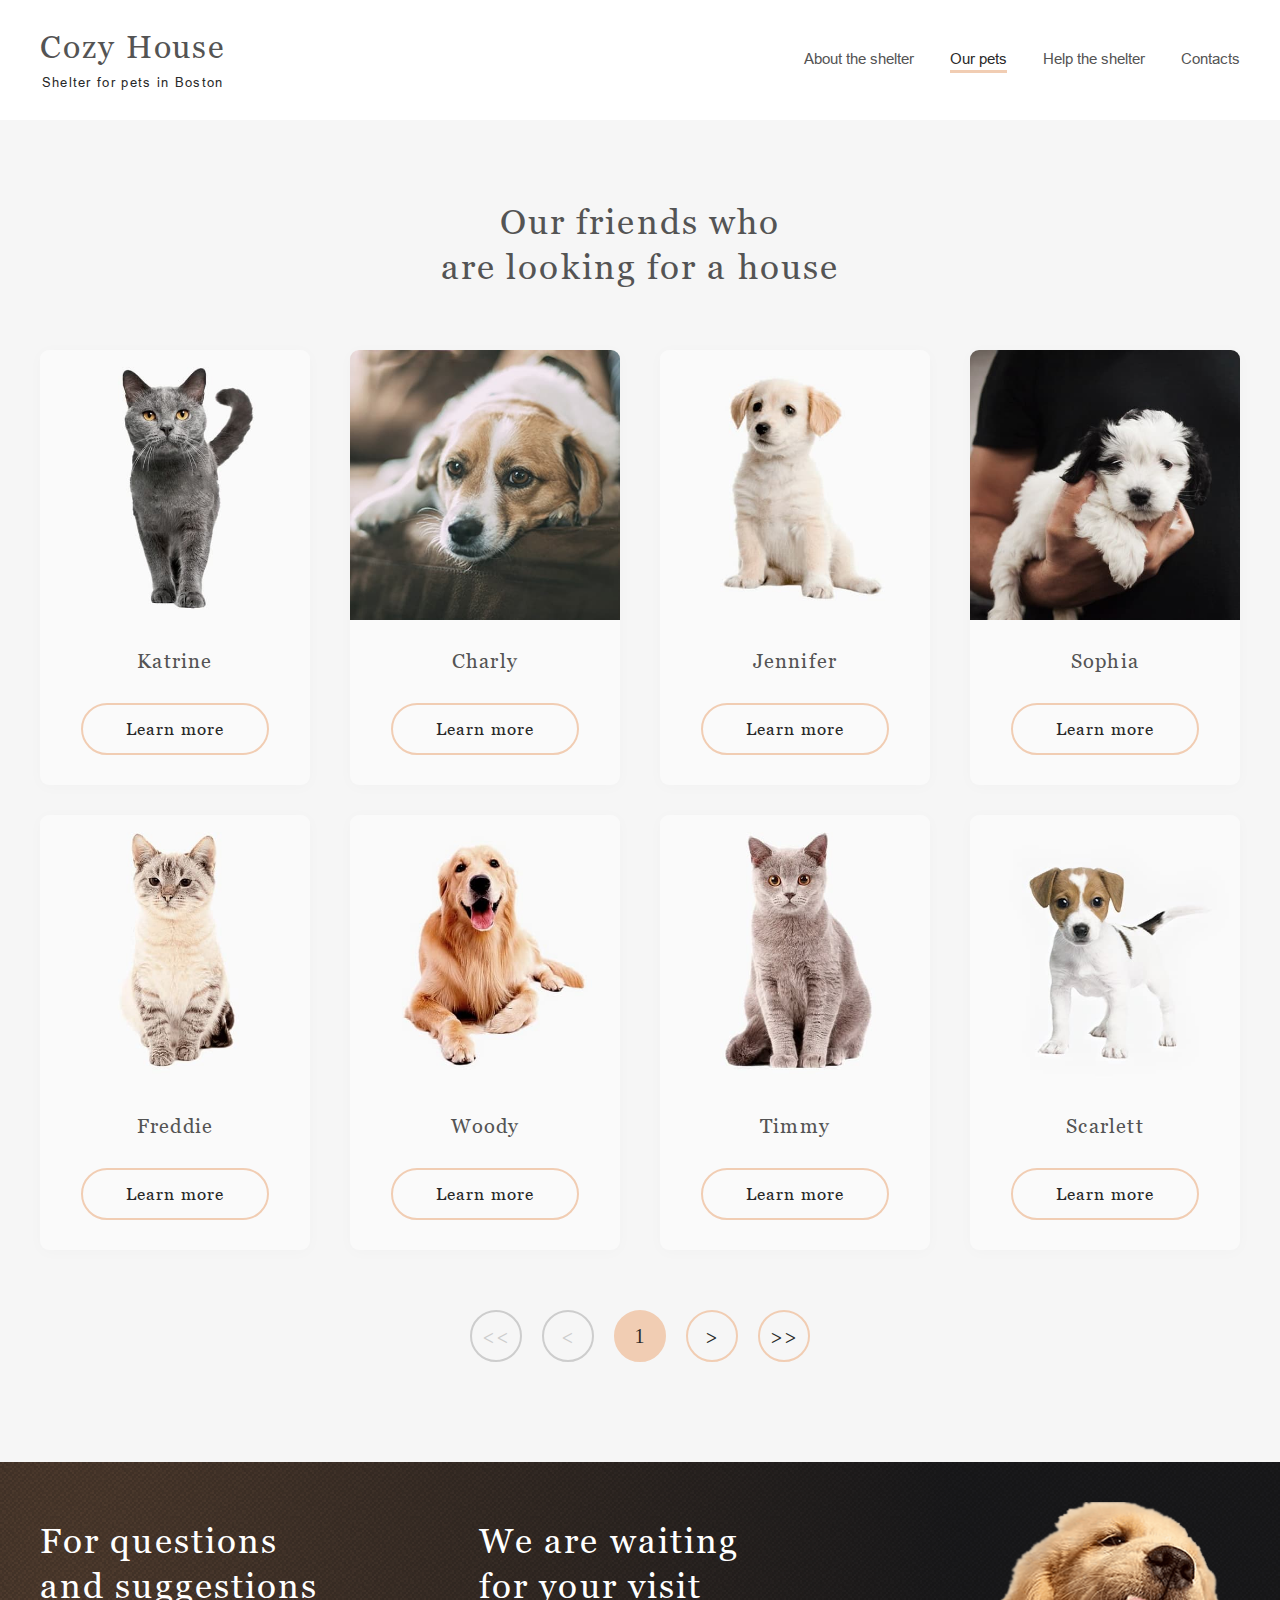
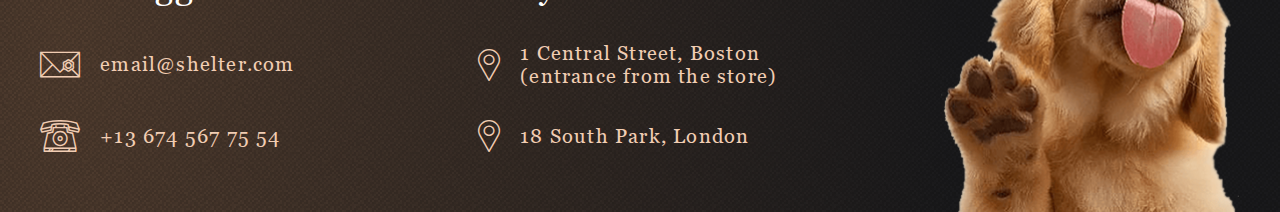
<file: pages/pets/index.html>
<!DOCTYPE html>
<html lang="en">
  <head>
    <meta charset="UTF-8" />
    <meta http-equiv="X-UA-Compatible" content="IE=edge" />
    <meta name="viewport" content="width=device-width, initial-scale=1.0" />
    <title>Shelter - Our Pets</title>
    <link rel="icon" href="../../assets/favicon.ico" />
    <link rel="stylesheet" href="style.css" />
    <script src="index.js" type="module"></script>
  </head>

  <body class="page-pets">
    <header class="header">
      <div class="header__wrapper">
        <a class="logo" href="../main/index.html">
          <span class="logo__title">Cozy House</span>
          <span class="logo__subtitle">Shelter for pets in Boston</span>
        </a>
        <nav class="nav">
          <ul class="menu">
            <li><a class="menu__link" href="../main/index.html">About the shelter</a></li>
            <li><a class="menu__link active" href="#">Our pets</a></li>
            <li><a class="menu__link" href="../main/index.html#help">Help the shelter</a></li>
            <li><a class="menu__link" href="#contacts">Contacts</a></li>
          </ul>
          <button class="burger"><span></span></button>
        </nav>
      </div>
    </header>

    <main class="main">
      <div class="main__wrapper">
        <h1 class="main__title">Our friends who are&nbsp;looking for a house</h1>

        <div class="slider">
          <div class="slider__container">
            <div class="slider__page"></div>
          </div>

          <div class="slider__buttons">
            <button class="button button_slider first">&#60;&#60;</button>
            <button class="button button_slider prev">&#60;</button>
            <button class="button button_slider active">1</button>
            <button class="button button_slider next">&#62;</button>
            <button class="button button_slider last">&#62;&#62;</button>
          </div>
        </div>
      </div>
    </main>

    <footer class="footer" id="contacts">
      <div class="footer__wrapper">
        <div class="footer__info">
          <h2 class="footer__title">For questions and suggestions</h2>
          <a class="footer__link icon_mail" href="mailto:email@shelter.com" target="_blank">email@shelter.com</a>
          <a class="footer__link icon_phone" href="tel:+136745677554">+13 674 567 75 54</a>
        </div>
        <div class="footer__info">
          <h2 class="footer__title">We are waiting for your visit</h2>
          <a class="footer__link icon_pin" href="https://goo.gl/maps/Burnw7s2zunXiTkVA" target="_blank"
            >1 Central Street, Boston (entrance from the store)</a
          >
          <a class="footer__link icon_pin" href="https://goo.gl/maps/vbZWQPfA1f1s1WS18" target="_blank">18 South Park, London </a>
        </div>
        <div class="footer__pic">
          <img src="../../assets/img/footer-pet.png" alt="A beautiful puppy" />
        </div>
      </div>
    </footer>
    <div class="overlay"></div>
  </body>
</html>
</file>
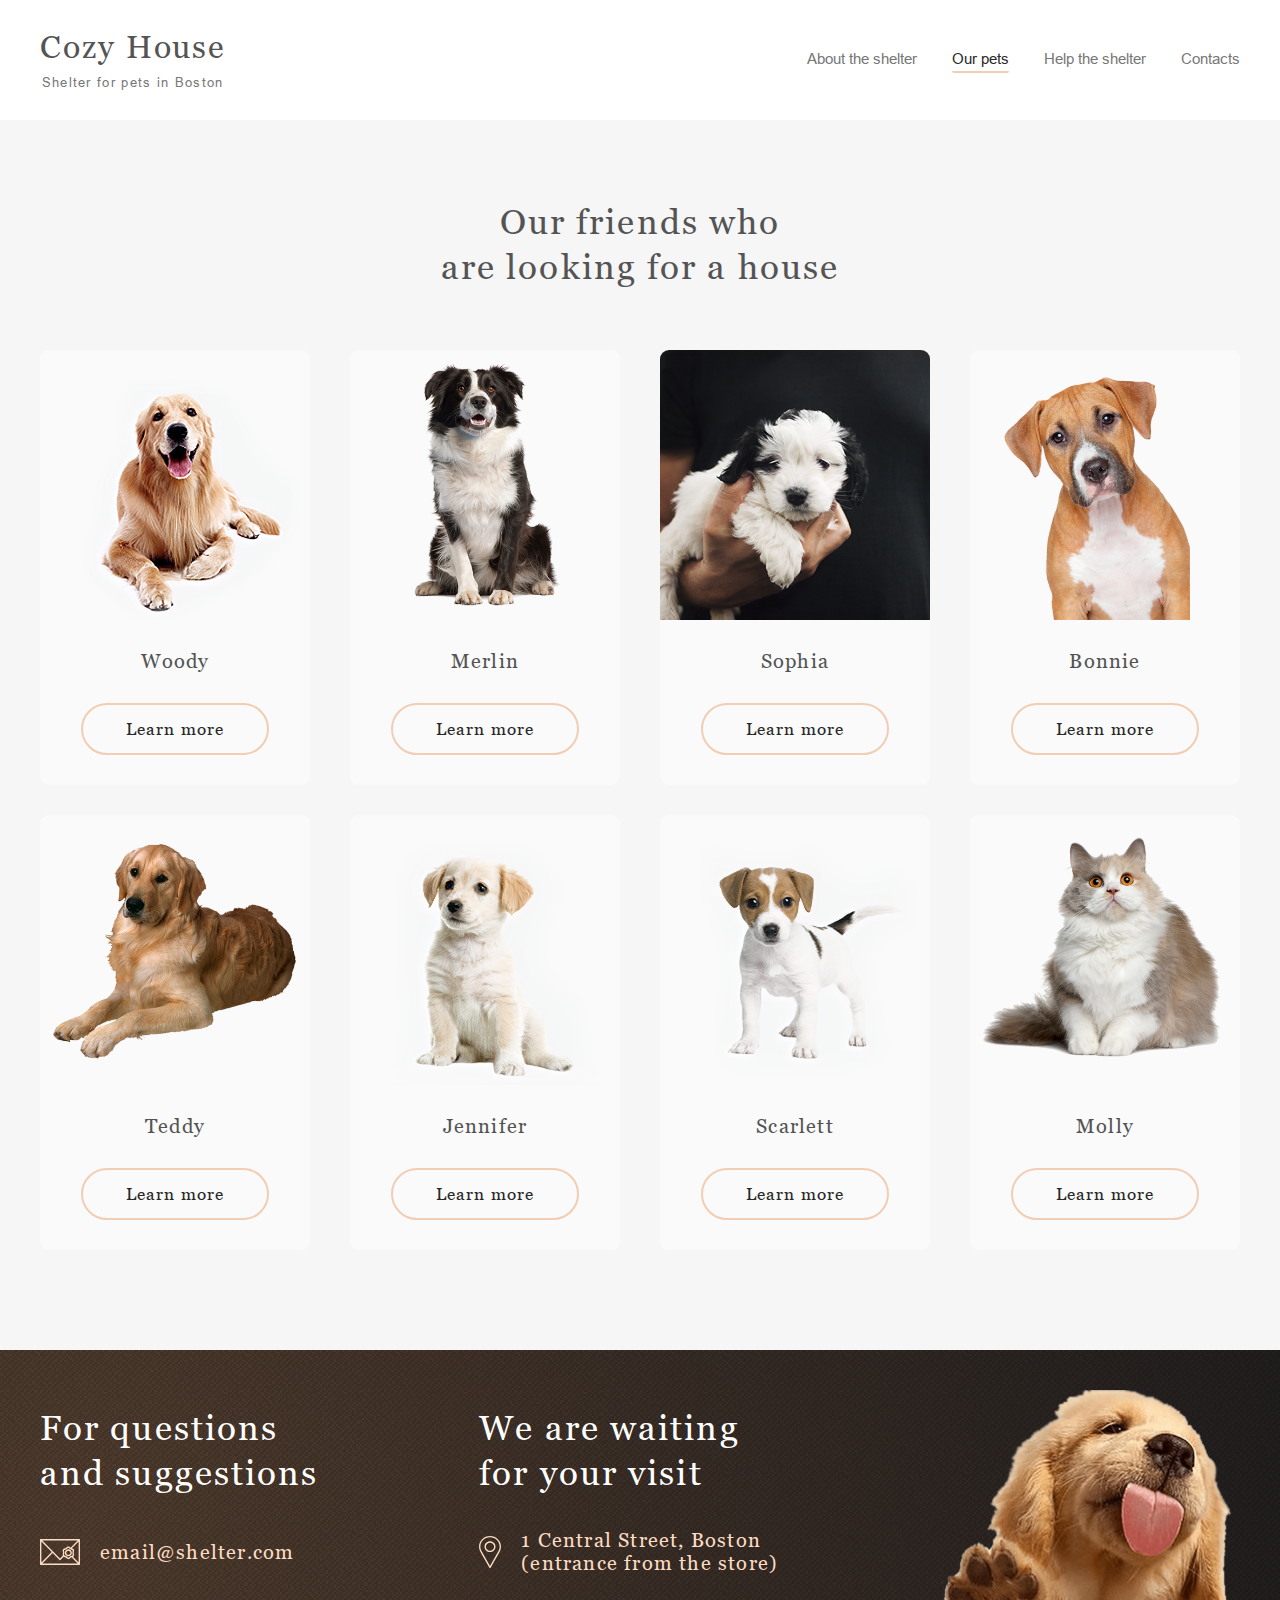
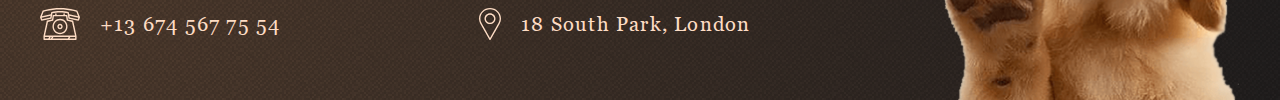
<file: app/pets.html>
<!DOCTYPE html>
<html lang="en">
  <head>
    <meta charset="UTF-8" />
    <meta http-equiv="X-UA-Compatible" content="IE=edge" />
    <meta name="viewport" content="width=device-width, initial-scale=1.0" />
    <title>Cozy House</title>

    <link rel="apple-touch-icon" sizes="180x180" href="favicons/apple-touch-icon.png" />
    <link rel="icon" type="image/png" sizes="32x32" href="favicons/favicon-32x32.png" />
    <link rel="icon" type="image/png" sizes="16x16" href="favicons/favicon-16x16.png" />
    <link rel="manifest" href="favicons/site.webmanifest" />
    <link rel="mask-icon" href="favicons/safari-pinned-tab.svg" color="#5bbad5" />
    <link rel="shortcut icon" href="favicons/favicon.ico" />
    <meta name="msapplication-TileColor" content="#da532c" />
    <meta name="msapplication-config" content="favicons/browserconfig.xml" />
    <meta name="theme-color" content="#ffffff" />

    <link rel="stylesheet" href="css/style.css" />
    <script type="module" src="js/index.js"></script>
  </head>

  <body class="pets-page" id="pets-page">
    <header class="header">
      <div class="header__wrapper wrapper">
        <a class="header__logo logo" href="index.html">
          <h1 class="logo__title">Cozy House</h1>
          <p class="logo__subtitle">Shelter for pets in Boston</p>
        </a>

        <div class="header__menu">
          <button type="button" class="burger"><span></span></button>
          <nav class="menu">
            <ul class="menu__list">
              <li class="menu__item"><a class="menu__link" href="index.html">About the shelter</a></li>
              <li class="menu__item"><a class="menu__link active" href="#pets-page">Our pets</a></li>
              <li class="menu__item"><a class="menu__link" href="index.html#help">Help the shelter</a></li>
              <li class="menu__item"><a class="menu__link" href="#footer">Contacts</a></li>
            </ul>
            <a class="menu__logo logo" href="index.html">
              <h1 class="logo__title">Cozy House</h1>
              <p class="logo__subtitle">Shelter for pets in Boston</p>
            </a>
          </nav>
        </div>
      </div>
    </header>

    <main>
      <section class="pets" id="pets">
        <div class="pets__wrapper wrapper">
          <h3 class="pets__title">
            Our friends who<br />
            are looking for a house
          </h3>

          <div class="page-slider">
            <div class="pets-cards page-slider__pets-cards">
              <!-- this content generates by js -->
            </div>
            <div class="slider-pagination">
              <button class="slider-btn" disabled>&lt;&lt;</button>
              <button class="slider-btn" disabled>&lt;</button>
              <button class="slider-btn active">1</button>
              <button class="slider-btn">&gt;</button>
              <button class="slider-btn">&gt;&gt;</button>
            </div>
          </div>
        </div>
      </section>
    </main>

    <footer class="footer" id="footer">
      <div class="footer__wrapper wrapper">
        <div class="footer__column">
          <h3 class="footer__title">For questions and suggestions</h3>
          <a class="footer__link footer__link_email" href="mailto:darlivia@yandex.ru" target="_top"
            >email@shelter.com</a
          >
          <a class="footer__link footer__link_phone" href="tel:+136745677554">+13 674 567 75 54</a>
        </div>
        <div class="footer__column">
          <h3 class="footer__title">We are waiting for your visit</h3>
          <a class="footer__link footer__link_loc" href="https://goo.gl/maps/HUi7qW5fPTyrTKpi9" target="_blank">
            1 Central Street, Boston (entrance from the store)
          </a>
          <a class="footer__link footer__link_loc" href="https://goo.gl/maps/CRfnJiotpiAfCAxf8" target="_blank">
            18 South Park, London
          </a>
        </div>
        <div class="footer__image">
          <img src="img/footer-puppy.png" alt="Puppy" />
        </div>
      </div>
    </footer>
  </body>
</html>
</file>
<file: shelter/css/style.css>
@font-face {
  font-family: "Arial";
  src: url("../assets/fonts/ArialMT.woff2") format("woff2"), url("../assets/fonts/ArialMT.woff") format("woff");
  font-weight: normal;
  font-style: normal;
  font-display: swap;
}
@font-face {
  font-family: "Arial";
  src: url("../assets/fonts/Arial-ItalicMT.woff2") format("woff2"), url("../assets/fonts/Arial-ItalicMT.woff") format("woff");
  font-weight: normal;
  font-style: italic;
  font-display: swap;
}
@font-face {
  font-family: "Georgia";
  src: url("../assets/fonts/Georgia.woff2") format("woff2"), url("../assets/fonts/Georgia.woff") format("woff");
  font-weight: normal;
  font-style: normal;
  font-display: swap;
}
@font-face {
  font-family: "Georgia bold";
  src: url("../assets/fonts/Georgia-Bold.woff2") format("woff2"), url("../assets/fonts/Georgia-Bold.woff") format("woff");
  font-weight: bold;
  font-style: normal;
  font-display: swap;
}
@font-face {
  font-family: "Georgia";
  src: url("../assets/fonts/Georgia-Italic.woff2") format("woff2"), url("../assets/fonts/Georgia-Italic.woff") format("woff");
  font-weight: normal;
  font-style: italic;
  font-display: swap;
}
@font-face {
  font-family: "icomoon";
  src: url("../assets/fonts/icomoon.woff?izzy4t") format("woff"), url("../assets/fonts/icomoon.ttf?izzy4t") format("truetype");
  font-weight: normal;
  font-style: normal;
  font-display: block;
}
body {
  font-family: Arial, sans-serif;
  font-size: 15px;
  font-weight: 400;
  font-style: normal;
  line-height: 1.6;
  color: #4c4c4c;
  -ms-text-size-adjust: 100%;
  -moz-text-size-adjust: 100%;
  -webkit-text-size-adjust: 100%;
  -webkit-font-smoothing: antialiased;
  -moz-osx-font-smoothing: grayscale;
}

h1,
h2,
h3,
h4,
h5 {
  font-family: "Georgia", serif;
  letter-spacing: 0.06em;
  color: #545454;
}

h1 {
  font-size: 32px;
  font-weight: 400;
  font-style: normal;
  line-height: 1.1;
  color: #f1cdb3;
}

h2 {
  font-size: 44px;
  font-weight: 400;
  font-style: normal;
  line-height: 1.3;
  color: #ffffff;
  letter-spacing: 0;
}

h3 {
  font-size: 35px;
  font-weight: 400;
  font-style: normal;
  line-height: 45px;
  color: inherit;
}

h4 {
  font-size: 20px;
  font-weight: 400;
  font-style: normal;
  line-height: 1.15;
  color: inherit;
}

h5 {
  font-size: 15px;
  font-weight: 400;
  font-style: normal;
  line-height: 1.1;
  color: inherit;
}

[class^=icon_]:before,
[class*=" icon_"]:before {
  font-family: "icomoon";
  font-style: normal;
  font-weight: normal;
  font-variant: normal;
  text-transform: none;
  line-height: 1;
}

.icon_arrow-next:before {
  content: "\e900";
}

.icon_arrow-prev:before {
  content: "\e901";
}

.icon_close:before {
  content: "\e902";
}

.icon_credit-card:before {
  content: "\e903";
}

.icon_mail:before {
  content: "\e904";
}

.icon_phone:before {
  content: "\e905";
}

.icon_pin:before {
  content: "\e906";
}

html {
  scroll-behavior: smooth;
}

*,
*:before,
*:after {
  box-sizing: border-box;
  margin: 0px;
  padding: 0px;
  border: 0px;
}

body {
  min-width: 320px;
}

h1,
h2,
h3,
h4,
h5,
h6 {
  margin: 0;
}

ul {
  list-style: none;
}

img {
  display: block;
  max-width: 100%;
}

button {
  display: block;
  color: inherit;
  cursor: pointer;
  transition: 0.3s;
}

span {
  display: inline-block;
}

a {
  display: inline-block;
  text-decoration: none;
  color: inherit;
  border-radius: 2px;
  transition: color 0.3s;
}

[class*=__wrapper] {
  max-width: 1280px;
  margin: auto;
  padding: 80px 40px 100px;
}

.pets,
.donat {
  background-color: #f6f6f6;
}

.logo__title {
  margin-bottom: 10px;
  transition: 0.3s;
}
.logo:hover .logo__title {
  color: #fddcc4;
}

.logo__subtitle {
  padding-left: 4px;
  font-size: 13px;
  font-weight: 400;
  font-style: normal;
  line-height: 15px;
  color: #ffffff;
  letter-spacing: 0.1em;
}

.menu {
  display: flex;
  gap: 35.5px;
}
@media (max-width: 768px) {
  .menu {
    display: none;
  }
}

.menu__link {
  line-height: 23px;
  color: #cdcdcd;
  border-bottom: 3px solid transparent;
}
.menu__link.active {
  color: #fafafa;
  border-color: #f1cdb3;
}
.menu__link:hover {
  color: #fafafa;
}

.button {
  display: flex;
  justify-content: center;
  align-items: center;
  height: 52px;
  padding: 10px 43px;
  font-family: "Georgia", serif;
  font-size: 17px;
  font-weight: 400;
  font-style: normal;
  line-height: 1.3;
  color: #292929;
  letter-spacing: 0.06em;
  background-color: #f1cdb3;
  border: 2px solid #f1cdb3;
  border-radius: 100px;
}
.button_bordered {
  background-color: transparent;
}
.button_slider {
  flex-shrink: 0;
  width: 52px;
  padding: 0;
  border-radius: 50%;
  background-color: transparent;
}
.button.icon_arrow-prev:before, .button.icon_arrow-next:before {
  padding-left: 2px;
  font-size: 6px;
}
.button:hover, .card:hover .button {
  background-color: #fddcc4;
  border-color: #fddcc4;
}

.slider {
  display: flex;
  align-items: center;
  gap: 53px;
}

.slider__cards {
  display: flex;
  flex-wrap: wrap;
  gap: 90px;
}

.card {
  display: flex;
  flex-direction: column;
  width: 270px;
  min-height: 435px;
  background: #fafafa;
  border-radius: 9px;
  overflow: hidden;
  cursor: pointer;
  transition: 0.3s;
}
.card:hover {
  background: #ffffff;
  box-shadow: 0px 2px 35px 14px rgba(13, 13, 13, 0.04);
}

.card__pic {
  width: 100%;
  padding-top: 100%;
  position: relative;
}
.card__pic > img {
  position: absolute;
  top: 0;
  left: 0;
  width: 100%;
  height: 100%;
  -o-object-fit: cover;
     object-fit: cover;
  -o-object-position: center;
     object-position: center;
}

.card__content {
  flex-grow: 1;
  display: flex;
  flex-direction: column;
  justify-content: space-between;
  align-items: center;
  gap: 30px;
  padding: 30px;
}

.card__title {
  text-align: center;
}

.header {
  position: absolute;
  top: 0;
  left: 0;
  width: 100%;
}

.header__wrapper {
  display: flex;
  justify-content: space-between;
  align-items: center;
  width: 100%;
  padding: 30px 40px 0;
}

.start {
  padding-top: 100px;
  color: #cdcdcd;
  background: url("../assets/img/noise.png"), radial-gradient(75% 150% at 0% 0%, #5b483a 0%, #262425 100%), #211f20;
}

.start__wrapper {
  display: flex;
  justify-content: space-between;
  align-items: center;
  gap: 42px;
  padding-bottom: 0;
}

.start__content {
  padding-bottom: 80px;
}

.start__title {
  max-width: 310px;
  margin-bottom: 42px;
}

.start__desc {
  margin-bottom: 42px;
}

.start__pic {
  flex: 0 0 58.1666666667%;
}

.about__wrapper {
  display: flex;
  justify-content: center;
  align-items: center;
  gap: 10%;
}

.about__content {
  flex-basis: 50%;
  max-width: 430px;
}

.about__title {
  max-width: 370px;
  margin-bottom: 25px;
}

.about__desc:not(:last-child) {
  margin-bottom: 25px;
}

.pets__wrapper {
  display: flex;
  flex-direction: column;
  align-items: center;
  gap: 60px;
}

.pets__title {
  max-width: 400px;
  text-align: center;
}

.help__title {
  max-width: 310px;
  margin: 0 auto 60px;
  text-align: center;
}

.help__list {
  display: flex;
  flex-wrap: wrap;
  justify-content: center;
  gap: 55px 120px;
}

.help__item {
  display: flex;
  flex-direction: column;
  align-items: center;
  gap: 30px;
}
.help__item img {
  width: 60px;
}

.donat__wrapper {
  display: flex;
  justify-content: center;
  align-items: center;
  gap: 30px;
}

.donat__pic {
  padding-left: 1px;
}

.donat__content {
  display: flex;
  flex-direction: column;
  gap: 20px;
  max-width: 380px;
}

.donat__subtitle {
  line-height: 17px;
  letter-spacing: 0.06em;
  color: #545454;
}

.donat__card {
  display: flex;
  align-items: center;
  width: 349px;
  height: 43px;
  padding: 10px;
  font-family: "Georgia", serif;
  font-size: 20px;
  font-weight: 400;
  font-style: normal;
  line-height: 1.15;
  color: #545454;
  letter-spacing: 0.06em;
  background: #f1cdb3;
  border-radius: 9px;
  transition: 0.3s;
}
.donat__card:before {
  font-size: 23px;
  margin-right: 15px;
  margin-left: 5px;
  color: #292929;
}
.donat__card:hover {
  background-color: #fddcc4;
}

.donat__info {
  font-size: 12px;
  font-weight: 400;
  font-style: normal;
  line-height: 1.5;
  color: #b2b2b2;
  font-style: italic;
}

.footer {
  background: url("../assets/img/noise.png"), radial-gradient(70% 540% at 5% 50%, #513d2f 0%, #1a1a1c 100%), #211f20;
}

.footer__wrapper {
  display: flex;
  justify-content: space-between;
  flex-wrap: wrap;
  gap: 40px;
  padding: 40px 40px 0;
  color: #ffffff;
}

.footer__info {
  display: flex;
  flex-direction: column;
  justify-content: space-between;
  max-width: 302px;
  min-height: 310px;
  padding-top: 16px;
  padding-bottom: 60px;
}

.footer__link {
  display: flex;
  align-items: center;
  font-family: "Georgia", serif;
  font-size: 20px;
  font-weight: 400;
  font-style: normal;
  line-height: 1.15;
  color: #f1cdb3;
  letter-spacing: 0.06em;
}
.footer__link:before {
  font-size: 32px;
  margin-right: 20px;
}
.footer__link.icon_mail:before {
  font-size: 26px;
}
.footer__link:hover {
  color: #fddcc4;
}

.footer__pic {
  flex: 0 0 25%;
  align-self: flex-end;
}/*# sourceMappingURL=style.css.map */
</file>
<file: pages/main/style.css>
@font-face {
  font-family: "Arial";
  src: url("../../assets/fonts/ArialMT.woff2") format("woff2"), url("../../assets/fonts/ArialMT.woff") format("woff");
  font-weight: normal;
  font-style: normal;
  font-display: swap;
}
@font-face {
  font-family: "Arial";
  src: url("../../assets/fonts/Arial-ItalicMT.woff2") format("woff2"), url("../../assets/fonts/Arial-ItalicMT.woff") format("woff");
  font-weight: normal;
  font-style: italic;
  font-display: swap;
}
@font-face {
  font-family: "Georgia";
  src: url("../../assets/fonts/Georgia.woff2") format("woff2"), url("../../assets/fonts/Georgia.woff") format("woff");
  font-weight: normal;
  font-style: normal;
  font-display: swap;
}
@font-face {
  font-family: "Georgia";
  src: url("../../assets/fonts/Georgia-Bold.woff2") format("woff2"), url("../../assets/fonts/Georgia-Bold.woff") format("woff");
  font-weight: bold;
  font-style: normal;
  font-display: swap;
}
@font-face {
  font-family: "icomoon";
  src: url("../../assets/fonts/icomoon.woff?izzy4t") format("woff"), url("../../assets/fonts/icomoon.ttf?izzy4t") format("truetype");
  font-weight: normal;
  font-style: normal;
  font-display: block;
}
body {
  font-family: "Arial", sans-serif;
  font-size: 15px;
  line-height: 1.6;
  color: #4c4c4c;
  -ms-text-size-adjust: 100%;
  -moz-text-size-adjust: 100%;
  -webkit-text-size-adjust: 100%;
  -webkit-font-smoothing: antialiased;
  -moz-osx-font-smoothing: grayscale;
}

h1,
h2,
h3,
h4 {
  font-family: "Georgia", serif;
  font-weight: normal;
  letter-spacing: 0.06em;
  color: #545454;
}

.page-main h1 {
  font-size: 44px;
  line-height: 57px;
  color: #ffffff;
  letter-spacing: 0;
}
@media (max-width: 767.98px) {
  .page-main h1 {
    text-align: center;
  }
}
@media (max-width: 479.98px) {
  .page-main h1 {
    font-size: 25px;
    line-height: 32px;
    letter-spacing: 0.06em;
  }
}

h2 {
  font-size: 35px;
  line-height: 45px;
}
@media (max-width: 479.98px) {
  h2 {
    text-align: center;
    font-size: 25px;
    line-height: 32px;
  }
}

h3 {
  font-size: 20px;
  line-height: 23px;
}

h4 {
  font-size: 20px;
  line-height: 23px;
}
@media (max-width: 479.98px) {
  h4 {
    font-size: 15px;
    line-height: 17px;
  }
}

h5 {
  font-size: 15px;
  line-height: 17px;
}

[class^=icon_]:before,
[class*=" icon_"]:before {
  font-family: "icomoon";
  font-style: normal;
  font-weight: normal;
  font-variant: normal;
  text-transform: none;
  line-height: 1;
}

.icon_arrow-next:before {
  content: "\e900";
}

.icon_arrow-prev:before {
  content: "\e901";
}

.icon_close:before {
  content: "\e902";
}

.icon_credit-card:before {
  content: "\e903";
}

.icon_mail:before {
  content: "\e904";
}

.icon_phone:before {
  content: "\e905";
}

.icon_pin:before {
  content: "\e906";
}

html {
  scroll-behavior: smooth;
}

*,
*:before,
*:after {
  box-sizing: border-box;
  margin: 0px;
  padding: 0px;
  border: 0px;
  -webkit-tap-highlight-color: transparent;
}

body {
  width: 100%;
  min-width: 300px;
}

h1,
h2,
h3,
h4,
h5,
h6 {
  margin: 0;
}

ul {
  list-style: none;
}

img {
  display: block;
  max-width: 100%;
}

button {
  display: block;
  color: inherit;
  cursor: pointer;
  transition: 0.4s;
}

span {
  display: inline-block;
}

a {
  display: inline-block;
  text-decoration: none;
  color: inherit;
  transition: 0.4s;
}

[class*=__wrapper] {
  max-width: 1280px;
  margin: auto;
  padding: 80px 40px 100px;
}
@media (max-width: 1023.98px) {
  [class*=__wrapper] {
    padding-left: 30px;
    padding-right: 30px;
  }
}
@media (max-width: 767.98px) {
  [class*=__wrapper] {
    padding: 60px 20px;
  }
}
@media (max-width: 479.98px) {
  [class*=__wrapper] {
    padding: 42px 10px;
  }
}

.about,
.help,
.page-pets .header {
  background-color: #ffffff;
}

.pets,
.donat {
  background-color: #f6f6f6;
}

.page-pets {
  display: flex;
  flex-direction: column;
  min-height: 100vh;
}
.page-pets .main {
  flex-grow: 1;
  background-color: #f6f6f6;
}

.modal-open {
  overflow: hidden;
}

@media (max-width: 767.98px) {
  .menu-open {
    overflow: hidden;
  }
}

.overlay {
  position: fixed;
  z-index: 5;
  top: 0;
  left: 0;
  bottom: 0;
  right: 0;
  background: rgba(41, 41, 41, 0.6);
  visibility: hidden;
  opacity: 0;
  transition: 0.5s;
}
.modal-open .overlay {
  visibility: visible;
  opacity: 1;
}
@media (max-width: 767.98px) {
  .menu-open .overlay {
    visibility: visible;
    opacity: 1;
  }
}

@media (max-width: 767.98px) {
  body,
  .menu {
    scrollbar-width: none;
  }
  body::-webkit-scrollbar,
  .menu::-webkit-scrollbar {
    display: none;
  }
}

.logo {
  display: flex;
  flex-direction: column;
  align-items: center;
  gap: 10px;
}

.logo__title {
  font-family: "Georgia", serif;
  font-size: 32px;
  line-height: 35px;
  color: #f1cdb3;
  letter-spacing: 0.06em;
  transition: 0.4s;
}
.logo:hover .logo__title {
  color: #fddcc4;
}
.logo:active .logo__title {
  color: #f1cdb3;
}

.logo__subtitle {
  font-size: 13px;
  line-height: 15px;
  color: #ffffff;
  letter-spacing: 0.1em;
}

.page-pets .logo__title {
  color: #545454;
}
.page-pets .logo__subtitle,
.page-pets .logo:hover .logo__title {
  color: #292929;
}
.page-pets .logo:active .logo__title {
  color: #000000;
}

.menu {
  display: flex;
  gap: 36px;
}
@media (max-width: 767.98px) {
  .menu {
    position: fixed;
    z-index: 10;
    top: 0;
    right: -330px;
    bottom: 0;
    flex-direction: column;
    justify-content: center;
    align-items: center;
    gap: 37px;
    width: 320px;
    max-width: 100%;
    padding: 30px;
    background: #292929;
    transition: right 0.5s;
    overflow: auto;
  }
  .page-pets .menu {
    background: #ffffff;
  }
  .menu:before {
    content: "";
    position: absolute;
    top: 25px;
    right: 5px;
    width: 70px;
    height: 70px;
    background: radial-gradient(circle, #292929 50%, transparent 80%);
  }
  .page-pets .menu:before {
    background: radial-gradient(circle, #ffffff 50%, transparent 80%);
  }
  .menu-open .menu {
    right: 0;
  }
}

.menu__link {
  line-height: 23px;
  color: #cdcdcd;
  border-bottom: 3px solid transparent;
  transition: color 0.4s, border-color 0.4s;
}
.menu__link.active, .menu__link:active {
  color: #fafafa;
  border-color: #f1cdb3;
}
.menu__link:hover {
  color: #fafafa;
}
.menu__link.active {
  cursor: default;
}
@media (min-width: 768px) {
  .menu__link.active {
    pointer-events: none;
  }
}
@media (max-width: 767.98px) {
  .menu__link {
    font-size: 32px;
    line-height: 51px;
  }
  .page-main .menu__link.active {
    margin: 2px 0 3px;
  }
}

.page-pets .menu__link {
  color: #545454;
}
.page-pets .menu__link.active, .page-pets .menu__link:hover {
  color: #292929;
}

.burger {
  display: none;
}
@media (max-width: 767.98px) {
  .burger {
    position: relative;
    z-index: 20;
    display: flex;
    flex-direction: column;
    justify-content: space-between;
    width: 50px;
    height: 42px;
    padding: 10px;
    background: transparent;
    transition: 0.4s;
  }
  .burger:before, .burger:after {
    content: "";
  }
  .burger span, .burger:before, .burger:after {
    width: 30px;
    height: 2px;
    background: #f1cdb3;
  }
  .page-pets .burger span, .page-pets .burger:before, .page-pets .burger:after {
    background: #000000;
  }
  .menu-open .burger {
    transform: rotate(90deg);
  }
}
@media (hover: hover) {
  .burger:hover {
    filter: brightness(110%);
  }
  .page-pets .burger:hover {
    opacity: 0.7;
  }
}

.button {
  display: flex;
  justify-content: center;
  align-items: center;
  height: 52px;
  padding: 10px 43px;
  font-family: "Georgia", serif;
  font-size: 17px;
  line-height: 1.3;
  color: #292929;
  letter-spacing: 0.06em;
  background-color: transparent;
  border: 2px solid #f1cdb3;
  border-radius: 100px;
}
.button_colored {
  background-color: #f1cdb3;
}
.button_slider, .button.icon_close {
  flex-shrink: 0;
  width: 52px;
  padding: 0;
  font-size: 20px;
  line-height: 1;
  border-radius: 50%;
  -webkit-user-select: none;
     -moz-user-select: none;
          user-select: none;
}
.button.icon_close {
  font-size: 12px;
}
.button_slider.active {
  font-family: "Times New Roman", Times, serif;
}
.button.icon_arrow-prev:before, .button.icon_arrow-next:before {
  padding-left: 1px;
  font-size: 6px;
}
.button:disabled {
  color: #cdcdcd;
  border-color: #cdcdcd;
  pointer-events: none;
}
@media (hover: hover) {
  .button:hover {
    background-color: #fddcc4;
    border-color: #fddcc4;
  }
}
.button.active, .button:active {
  background-color: #f1cdb3;
  border-color: #f1cdb3;
}
.button.active {
  pointer-events: none;
}

.slider {
  position: relative;
  width: 100%;
  padding: 0 60px;
}
@media (max-width: 1149px) {
  .slider {
    max-width: 900px;
    padding: 0 44px;
  }
}
@media (max-width: 767.98px) {
  .slider {
    max-width: 560px;
    padding: 0;
  }
}

.slider__window {
  position: relative;
  overflow: hidden;
}
@media (max-width: 1149px) {
  .slider__window {
    max-width: 740px;
    margin: 0 auto;
  }
}
@media (max-width: 767.98px) {
  .slider__window {
    max-width: 300px;
  }
}
.slider__window:before, .slider__window:after {
  content: "";
  position: absolute;
  z-index: 1;
  top: 0;
  bottom: 0;
  width: calc((100% - 810px) / 6);
  background: transparent;
}
@media (max-width: 1149px) {
  .slider__window:before, .slider__window:after {
    width: calc((100% - 540px) / 4);
  }
}
@media (max-width: 767.98px) {
  .slider__window:before, .slider__window:after {
    width: 15px;
  }
}
.slider__window:before {
  left: 0;
}
.slider__window::after {
  right: 0;
}

.slider__line {
  position: relative;
  width: 300%;
  left: -100%;
  display: flex;
  animation-duration: 0.8s;
  animation-timing-function: ease;
}
.move-left .slider__line {
  animation-name: to-left;
}
.move-right .slider__line {
  animation-name: to-right;
}
@media (max-width: 1149px) {
  .slider__line {
    animation-duration: 0.6s;
  }
}
@media (max-width: 767.98px) {
  .slider__line {
    animation-duration: 0.4s;
  }
}

.move-left,
.move-right {
  cursor: pointer;
  -webkit-user-select: none;
     -moz-user-select: none;
          user-select: none;
}
.move-left .button,
.move-right .button {
  pointer-events: none;
}
.move-left .slider__window:before,
.move-left .slider__window:after,
.move-right .slider__window:before,
.move-right .slider__window:after {
  background: #f6f6f6;
}

.move-left .icon_arrow-prev,
.move-right .icon_arrow-next {
  background-color: #fddcc4;
  border-color: #fddcc4;
}

.slider__slide {
  display: flex;
  justify-content: space-around;
  flex-basis: 33.3333333333%;
  padding: 35px 0;
}
@media (max-width: 1149px) {
  .slider__slide .card:nth-child(3) {
    display: none;
  }
}
@media (max-width: 767.98px) {
  .slider__slide {
    padding: 20px 0;
  }
  .slider__slide .card:nth-child(2),
  .slider__slide .card:nth-child(3) {
    display: none;
  }
}

.slider__buttons {
  display: flex;
  justify-content: space-between;
  width: 184px;
}
@media (max-width: 479.98px) {
  .slider__buttons {
    margin: 0 auto 20px;
  }
}
.slider__buttons .button {
  position: absolute;
  z-index: 2;
  top: calc(50% - 26px);
}
.slider__buttons .button:first-child {
  left: 0;
}
.slider__buttons .button:last-child {
  right: 0;
}
@media (max-width: 479.98px) {
  .slider__buttons .button {
    position: static;
  }
}

@keyframes to-left {
  from {
    left: -100%;
  }
  to {
    left: 0;
  }
}
@keyframes to-right {
  from {
    left: -100%;
  }
  to {
    left: -200%;
  }
}
.card {
  display: flex;
  flex-direction: column;
  width: 270px;
  background: #fafafa;
  border-radius: 9px;
  overflow: hidden;
  transition: 0.4s;
  box-shadow: 0px 2px 15px 1px rgba(13, 13, 13, 0.02);
}
@media (hover: hover) {
  body:not(.modal-open) .card:hover {
    cursor: pointer;
    background: #ffffff;
    box-shadow: 0px 2px 35px 14px rgba(13, 13, 13, 0.04);
  }
  body:not(.modal-open) .card:hover .button {
    background-color: #fddcc4;
    border-color: #fddcc4;
  }
}
@media (hover: hover) and (max-width: 1023.98px) {
  body:not(.modal-open) .card:hover {
    box-shadow: 0px 2px 15px 5px rgba(13, 13, 13, 0.04);
  }
}

.card__pic {
  width: 100%;
  padding-top: 100%;
  position: relative;
}
.card__pic > img {
  position: absolute;
  top: 0;
  left: 0;
  width: 100%;
  height: 100%;
  -o-object-fit: cover;
     object-fit: cover;
  -o-object-position: center;
     object-position: center;
}

.card__content {
  flex-grow: 1;
  display: flex;
  flex-direction: column;
  justify-content: space-between;
  align-items: center;
  gap: 30px;
  padding: 30px 20px;
}

.card__title {
  text-align: center;
}

.header {
  position: absolute;
  top: 0;
  left: 0;
  width: 100%;
  min-width: 300px;
}
.page-pets .header {
  position: static;
}

.header__wrapper {
  display: flex;
  justify-content: space-between;
  align-items: center;
  padding-top: 30px;
  padding-bottom: 30px;
}
@media (max-width: 767.98px) {
  .header__wrapper {
    padding-left: 20px;
    padding-right: 10px;
  }
}

.start {
  padding-top: 100px;
  color: #cdcdcd;
  background: url("../../assets/img/noise.png"), radial-gradient(75% 150% at 0% 0%, #5b483a 0%, #262425 100%), #211f20;
}

.start__wrapper {
  display: flex;
  justify-content: space-between;
  align-items: center;
  gap: 42px;
  padding-top: 0;
  padding-bottom: 0;
}
@media (max-width: 1023.98px) {
  .start__wrapper {
    display: block;
    padding-top: 50px;
  }
}

.start__content {
  flex-basis: 38.3333333333%;
  display: flex;
  flex-direction: column;
  align-items: flex-start;
  gap: 42px;
  min-width: 370px;
}
@media (max-width: 1023.98px) {
  .start__content {
    width: 64.9717514124%;
    max-width: 600px;
    min-width: auto;
    margin: 0 auto 100px;
  }
}
@media (max-width: 767.98px) {
  .start__content {
    align-items: center;
    width: 86%;
    max-width: 460px;
    margin-bottom: 105px;
  }
}
@media (max-width: 360px) {
  .start__content {
    width: 100%;
    max-width: 310px;
  }
}

.start__title {
  max-width: 320px;
}

@media (max-width: 767.98px) {
  .start__text {
    text-align: center;
  }
}

@media (max-width: 1023.98px) {
  .start__button {
    align-self: center;
  }
}

.start__pic {
  flex-basis: 58.1666666667%;
  padding-top: 80px;
}
@media (max-width: 1023.98px) {
  .start__pic {
    max-width: 569px;
    max-height: 593px;
    margin-left: auto;
    padding-top: 0;
  }
}
@media (max-width: 767.98px) {
  .start__pic {
    width: 86.6666666667%;
  }
  .start__pic img {
    min-height: 272px;
  }
}

.about__wrapper {
  display: flex;
  justify-content: center;
  align-items: center;
  gap: 10%;
}
@media (max-width: 1023.98px) {
  .about__wrapper {
    flex-wrap: wrap;
    gap: 80px;
  }
}
@media (max-width: 767.98px) {
  .about__wrapper {
    gap: 41px;
  }
}

.about__content {
  flex-basis: 35.8333333333%;
  display: flex;
  flex-direction: column;
  gap: 25px;
  min-width: 370px;
}
@media (max-width: 1023.98px) {
  .about__content {
    flex-basis: 60.7344632768%;
    order: -1;
  }
}
@media (max-width: 767.98px) {
  .about__content {
    flex-basis: 90%;
    align-items: center;
    gap: 22px;
    max-width: 430px;
    min-width: auto;
    text-align: justify;
  }
}

.about__title {
  max-width: 360px;
}
@media (max-width: 767.98px) {
  .about__title {
    margin-bottom: 3px;
    text-align: center;
  }
}

@media (max-width: 767.98px) {
  .about__pic {
    margin: 0 20px;
    min-height: 354px;
  }
}

.pets__wrapper {
  display: flex;
  flex-direction: column;
  align-items: center;
  gap: 25px;
}
@media (max-width: 767.98px) {
  .pets__wrapper {
    gap: 22px;
  }
}

.pets__title {
  max-width: 400px;
  text-align: center;
}
@media (max-width: 479.98px) {
  .pets__title {
    max-width: 300px;
  }
}

.help__title {
  max-width: 310px;
  margin: 0 auto 60px;
  text-align: center;
}
@media (max-width: 479.98px) {
  .help__title {
    margin-bottom: 42px;
  }
}

.help__list {
  display: flex;
  flex-wrap: wrap;
  justify-content: center;
  gap: 55px 10%;
}
@media (max-width: 1023.98px) {
  .help__list {
    max-width: 920px;
    -moz-column-gap: 60px;
         column-gap: 60px;
    margin: 0 auto;
  }
}
@media (max-width: 767.98px) {
  .help__list {
    justify-content: space-between;
    gap: 30px 20px;
    width: 90%;
    max-width: 500px;
  }
}
@media (max-width: 479.98px) {
  .help__list {
    width: 100%;
    max-width: 380px;
    padding: 0 5px;
  }
}

.help__item {
  display: flex;
  flex-direction: column;
  align-items: center;
  gap: 30px;
}
.help__item img {
  width: 60px;
}
@media (max-width: 1023.98px) {
  .help__item {
    flex-basis: 24.011299435%;
  }
}
@media (max-width: 767.98px) {
  .help__item {
    flex-basis: 44.8275862069%;
  }
  .help__item:last-child {
    justify-self: flex-start;
  }
}
@media (max-width: 479.98px) {
  .help__item {
    gap: 20px;
  }
  .help__item img {
    height: 50px;
  }
}

.donat__wrapper {
  display: flex;
  justify-content: center;
  align-items: center;
  gap: 30px;
}
@media (max-width: 1023.98px) {
  .donat__wrapper {
    flex-wrap: wrap;
    row-gap: 60px;
  }
}
@media (max-width: 479.98px) {
  .donat__wrapper {
    row-gap: 42px;
  }
}

.donat__pic {
  padding-left: 1px;
}
@media (max-width: 1023.98px) {
  .donat__pic {
    order: 1;
    padding-left: 0;
    padding-right: 1px;
  }
}
@media (max-width: 767.98px) {
  .donat__pic {
    margin: 0 20px;
    padding: 0;
  }
  .donat__pic img {
    min-height: 135.2px;
  }
}

.donat__content {
  display: flex;
  flex-direction: column;
  gap: 20px;
  flex-basis: 380px;
}
@media (max-width: 1023.98px) {
  .donat__content {
    flex-basis: 53.6723163842%;
  }
}
@media (max-width: 479.98px) {
  .donat__content {
    align-items: center;
    flex-basis: 100%;
    max-width: 360px;
    padding: 0 10px;
  }
}

@media (max-width: 479.98px) {
  .donat__title {
    max-width: 260px;
  }
}

.donat__subtitle {
  line-height: 17px;
  letter-spacing: 0.06em;
  color: #545454;
}
@media (max-width: 479.98px) {
  .donat__subtitle {
    line-height: 24px;
    letter-spacing: 0;
    text-align: center;
  }
}

.donat__card {
  justify-content: flex-start;
  width: 349px;
  height: 43px;
  padding: 5px 5px 5px 13px;
  gap: 14px;
  font-size: 20px;
  line-height: 18px;
  color: #545454;
  background: #f1cdb3;
  border-radius: 9px;
}
.donat__card:before {
  font-size: 23px;
  color: #292929;
}
@media (max-width: 479.98px) {
  .donat__card {
    width: 282px;
    font-size: 15px;
    line-height: 1.1;
  }
}

.donat__info {
  font-size: 12px;
  line-height: 1.5;
  color: #b2b2b2;
  font-style: italic;
}
@media (max-width: 479.98px) {
  .donat__info {
    text-align: justify;
  }
}

.footer {
  background: url("../../assets/img/noise.png"), radial-gradient(70% 540% at 5% 50%, #513d2f 0%, #1a1a1c 100%), #211f20;
}

.footer__wrapper {
  display: flex;
  justify-content: space-between;
  gap: 30px;
  padding-top: 40px;
  padding-bottom: 0;
}
@media (max-width: 1023.98px) {
  .footer__wrapper {
    flex-wrap: wrap;
    justify-content: space-evenly;
    gap: 65px 2px;
    padding-top: 30px;
  }
}
@media (max-width: 767.98px) {
  .footer__wrapper {
    padding-left: 30px;
    padding-right: 30px;
    -moz-column-gap: 30px;
         column-gap: 30px;
  }
}
@media (max-width: 479.98px) {
  .footer__wrapper {
    padding-left: 10px;
    padding-right: 10px;
    gap: 40px;
  }
}

.footer__info {
  display: flex;
  flex-direction: column;
  justify-content: space-between;
  flex-basis: 304px;
  min-height: 310px;
  padding: 17px 0 60px;
}
.footer__info:first-child {
  max-width: 280px;
}
@media (max-width: 1023.98px) {
  .footer__info {
    flex-basis: 302px;
    min-height: 234px;
    padding: 0;
  }
  .footer__info:first-child {
    max-width: none;
  }
}
@media (max-width: 479.98px) {
  .footer__info {
    gap: 40px;
    min-height: auto;
  }
  .footer__info:first-child {
    align-items: center;
  }
}

.footer__title {
  color: #ffffff;
}
.footer__info:nth-child(2) .footer__title {
  padding-left: 1px;
}
@media (max-width: 479.98px) {
  .footer__title {
    max-width: 270px;
    margin: 0 auto;
  }
}

.footer__link {
  display: flex;
  align-items: center;
  gap: 19px;
  min-height: 32px;
  font-family: "Georgia", serif;
  font-size: 20px;
  line-height: 1.15;
  color: #f1cdb3;
  letter-spacing: 0.06em;
}
.footer__link:before {
  font-size: 32px;
}
.footer__link.icon_mail:before {
  font-size: 26px;
}
.footer__link:hover {
  color: #fddcc4;
}
.footer__link:active {
  filter: brightness(110%);
}

.footer__pic {
  flex-basis: 25%;
  align-self: flex-end;
  min-width: 260px;
}
@media (max-width: 1023.98px) {
  .footer__pic {
    flex-basis: 100%;
  }
  .footer__pic img {
    margin: 0 auto;
  }
}
@media (max-width: 767.98px) {
  .footer__pic {
    margin: 0 20px;
  }
}
@media (max-width: 479.98px) {
  .footer__pic img {
    min-height: 269px;
  }
}

.modal {
  position: fixed;
  z-index: 10;
  top: 0;
  left: 0;
  bottom: 0;
  width: 100vw;
  display: flex;
  justify-content: center;
  align-items: center;
  visibility: hidden;
  opacity: 0;
  transform: scale(0.9);
  transition: visibility 0.5s, opacity 0.5s, transform 0.5s;
}
.modal-open .modal {
  visibility: visible;
  opacity: 1;
  transform: scale(1);
  overflow-y: auto;
  scrollbar-width: none;
}
.modal-open .modal::-webkit-scrollbar {
  display: none;
}

.modal__dialog {
  position: relative;
  display: flex;
  width: 900px;
  max-width: 82.03125%;
  background: #fafafa;
  border-radius: 9px;
  box-shadow: 0px 2px 35px 14px rgba(13, 13, 13, 0.04);
}
@media (max-width: 600px) {
  .modal__dialog {
    width: 75%;
  }
}

.modal__close-btn {
  position: absolute;
  top: -52px;
  right: -42px;
}
@media (max-width: 600px) {
  .modal__close-btn {
    right: -30px;
  }
}

.modal__pic {
  flex: 0 0 55.5555555556%;
  display: flex;
  justify-content: center;
  align-items: center;
  padding-top: 55.5555555556%;
  border-top-left-radius: 9px;
  border-bottom-left-radius: 9px;
  overflow: hidden;
  position: relative;
}
.modal__pic > img {
  position: absolute;
  top: 0;
  left: 0;
  width: 100%;
  height: 100%;
  -o-object-fit: cover;
     object-fit: cover;
  -o-object-position: center;
     object-position: center;
}
@media (max-width: 767.98px) {
  .modal__pic {
    flex-basis: 50%;
  }
}
@media (max-width: 600px) {
  .modal__pic {
    display: none;
  }
}
.modal__pic_mes {
  flex-basis: 40%;
  padding-top: 40%;
}

.modal__content {
  padding: 50px 20px 30px 30px;
  font-family: "Georgia", serif;
  line-height: 17px;
  letter-spacing: 0.06em;
  color: #000000;
}
.modal__content > * {
  color: inherit;
}
@media (max-width: 1023.98px) {
  .modal__content {
    align-self: center;
    max-width: 340px;
    padding: 10px 9px 10px 11px;
  }
}
@media (max-width: 770px) {
  .modal__content {
    align-self: start;
  }
}
@media (max-width: 600px) {
  .modal__content {
    max-width: 100%;
    padding: 20px;
  }
}
@media (max-width: 479.98px) {
  .modal__content {
    padding: 10px 10px 5px 10px;
  }
}

.modal__title {
  margin-bottom: 10px;
}
@media (max-width: 600px) {
  .modal__title {
    font-size: 35px;
    line-height: 45px;
    text-align: center;
  }
}

.modal__subtitle,
.modal__text {
  margin-bottom: 40px;
}
@media (max-width: 1023.98px) {
  .modal__subtitle,
  .modal__text {
    margin-bottom: 20px;
  }
}

@media (max-width: 600px) {
  .modal__subtitle {
    text-align: center;
    font-size: 20px;
    line-height: 23px;
  }
}

@media (max-width: 820px) {
  .modal__text {
    font-size: 13px;
    line-height: 14px;
    letter-spacing: 0.058em;
  }
}
@media (max-width: 600px) {
  .modal__text {
    margin-bottom: 24px;
    text-align: justify;
  }
}

.modal__item {
  position: relative;
  margin-bottom: 11px;
  padding-left: 14px;
}
.modal__item:before {
  content: "";
  position: absolute;
  top: 7px;
  left: 0;
  width: 4px;
  height: 4px;
  background: #f1cdb3;
  border-radius: 50%;
}
@media (max-width: 1023.98px) {
  .modal__item {
    margin-bottom: 6px;
  }
}

.modal__message {
  display: flex;
  align-items: center;
  padding: 40px;
  font-size: 34px;
  text-align: center;
  line-height: 1.7;
}
@media (max-width: 1023.98px) {
  .modal__message {
    padding: 30px 20px;
    font-size: 26px;
  }
}
@media (max-width: 767.98px) {
  .modal__message {
    font-size: 22px;
  }
}
@media (max-width: 479.98px) {
  .modal__message {
    padding: 20px 10px;
    font-size: 20px;
  }
}/*# sourceMappingURL=style.css.map */
</file>
<file: pages/pets/style.css>
@font-face {
  font-family: "Arial";
  src: url("../../assets/fonts/ArialMT.woff2") format("woff2"), url("../../assets/fonts/ArialMT.woff") format("woff");
  font-weight: normal;
  font-style: normal;
  font-display: swap;
}
@font-face {
  font-family: "Arial";
  src: url("../../assets/fonts/Arial-ItalicMT.woff2") format("woff2"), url("../../assets/fonts/Arial-ItalicMT.woff") format("woff");
  font-weight: normal;
  font-style: italic;
  font-display: swap;
}
@font-face {
  font-family: "Georgia";
  src: url("../../assets/fonts/Georgia.woff2") format("woff2"), url("../../assets/fonts/Georgia.woff") format("woff");
  font-weight: normal;
  font-style: normal;
  font-display: swap;
}
@font-face {
  font-family: "Georgia";
  src: url("../../assets/fonts/Georgia-Bold.woff2") format("woff2"), url("../../assets/fonts/Georgia-Bold.woff") format("woff");
  font-weight: bold;
  font-style: normal;
  font-display: swap;
}
@font-face {
  font-family: "icomoon";
  src: url("../../assets/fonts/icomoon.woff?izzy4t") format("woff"), url("../../assets/fonts/icomoon.ttf?izzy4t") format("truetype");
  font-weight: normal;
  font-style: normal;
  font-display: block;
}
body {
  font-family: "Arial", sans-serif;
  font-size: 15px;
  line-height: 1.6;
  color: #4c4c4c;
  -ms-text-size-adjust: 100%;
  -moz-text-size-adjust: 100%;
  -webkit-text-size-adjust: 100%;
  -webkit-font-smoothing: antialiased;
  -moz-osx-font-smoothing: grayscale;
}

h1,
h2,
h3,
h4 {
  font-family: "Georgia", serif;
  font-weight: normal;
  letter-spacing: 0.06em;
  color: #545454;
}

.page-main h1 {
  font-size: 44px;
  line-height: 57px;
  color: #ffffff;
  letter-spacing: 0;
}
@media (max-width: 767.98px) {
  .page-main h1 {
    text-align: center;
  }
}
@media (max-width: 479.98px) {
  .page-main h1 {
    font-size: 25px;
    line-height: 32px;
    letter-spacing: 0.06em;
  }
}

h2 {
  font-size: 35px;
  line-height: 45px;
}
@media (max-width: 479.98px) {
  h2 {
    text-align: center;
    font-size: 25px;
    line-height: 32px;
  }
}

h3 {
  font-size: 20px;
  line-height: 23px;
}

h4 {
  font-size: 20px;
  line-height: 23px;
}
@media (max-width: 479.98px) {
  h4 {
    font-size: 15px;
    line-height: 17px;
  }
}

h5 {
  font-size: 15px;
  line-height: 17px;
}

[class^=icon_]:before,
[class*=" icon_"]:before {
  font-family: "icomoon";
  font-style: normal;
  font-weight: normal;
  font-variant: normal;
  text-transform: none;
  line-height: 1;
}

.icon_arrow-next:before {
  content: "\e900";
}

.icon_arrow-prev:before {
  content: "\e901";
}

.icon_close:before {
  content: "\e902";
}

.icon_credit-card:before {
  content: "\e903";
}

.icon_mail:before {
  content: "\e904";
}

.icon_phone:before {
  content: "\e905";
}

.icon_pin:before {
  content: "\e906";
}

html {
  scroll-behavior: smooth;
}

*,
*:before,
*:after {
  box-sizing: border-box;
  margin: 0px;
  padding: 0px;
  border: 0px;
  -webkit-tap-highlight-color: transparent;
}

body {
  width: 100%;
  min-width: 300px;
}

h1,
h2,
h3,
h4,
h5,
h6 {
  margin: 0;
}

ul {
  list-style: none;
}

img {
  display: block;
  max-width: 100%;
}

button {
  display: block;
  color: inherit;
  cursor: pointer;
  transition: 0.4s;
}

span {
  display: inline-block;
}

a {
  display: inline-block;
  text-decoration: none;
  color: inherit;
  transition: 0.4s;
}

[class*=__wrapper] {
  max-width: 1280px;
  margin: auto;
  padding: 80px 40px 100px;
}
@media (max-width: 1023.98px) {
  [class*=__wrapper] {
    padding-left: 30px;
    padding-right: 30px;
  }
}
@media (max-width: 767.98px) {
  [class*=__wrapper] {
    padding: 60px 20px;
  }
}
@media (max-width: 479.98px) {
  [class*=__wrapper] {
    padding: 42px 10px;
  }
}

.about,
.help,
.page-pets .header {
  background-color: #ffffff;
}

.pets,
.donat {
  background-color: #f6f6f6;
}

.page-pets {
  display: flex;
  flex-direction: column;
  min-height: 100vh;
}
.page-pets .main {
  flex-grow: 1;
  background-color: #f6f6f6;
}

.modal-open {
  overflow: hidden;
}

@media (max-width: 767.98px) {
  .menu-open {
    overflow: hidden;
  }
}

.overlay {
  position: fixed;
  z-index: 5;
  top: 0;
  left: 0;
  bottom: 0;
  right: 0;
  background: rgba(41, 41, 41, 0.6);
  visibility: hidden;
  opacity: 0;
  transition: 0.5s;
}
.modal-open .overlay {
  visibility: visible;
  opacity: 1;
}
@media (max-width: 767.98px) {
  .menu-open .overlay {
    visibility: visible;
    opacity: 1;
  }
}

@media (max-width: 767.98px) {
  body,
  .menu {
    scrollbar-width: none;
  }
  body::-webkit-scrollbar,
  .menu::-webkit-scrollbar {
    display: none;
  }
}

.logo {
  display: flex;
  flex-direction: column;
  align-items: center;
  gap: 10px;
}

.logo__title {
  font-family: "Georgia", serif;
  font-size: 32px;
  line-height: 35px;
  color: #f1cdb3;
  letter-spacing: 0.06em;
  transition: 0.4s;
}
.logo:hover .logo__title {
  color: #fddcc4;
}
.logo:active .logo__title {
  color: #f1cdb3;
}

.logo__subtitle {
  font-size: 13px;
  line-height: 15px;
  color: #ffffff;
  letter-spacing: 0.1em;
}

.page-pets .logo__title {
  color: #545454;
}
.page-pets .logo__subtitle,
.page-pets .logo:hover .logo__title {
  color: #292929;
}
.page-pets .logo:active .logo__title {
  color: #000000;
}

.menu {
  display: flex;
  gap: 36px;
}
@media (max-width: 767.98px) {
  .menu {
    position: fixed;
    z-index: 10;
    top: 0;
    right: -330px;
    bottom: 0;
    flex-direction: column;
    justify-content: center;
    align-items: center;
    gap: 37px;
    width: 320px;
    max-width: 100%;
    padding: 30px;
    background: #292929;
    transition: right 0.5s;
    overflow: auto;
  }
  .page-pets .menu {
    background: #ffffff;
  }
  .menu:before {
    content: "";
    position: absolute;
    top: 25px;
    right: 5px;
    width: 70px;
    height: 70px;
    background: radial-gradient(circle, #292929 50%, transparent 80%);
  }
  .page-pets .menu:before {
    background: radial-gradient(circle, #ffffff 50%, transparent 80%);
  }
  .menu-open .menu {
    right: 0;
  }
}

.menu__link {
  line-height: 23px;
  color: #cdcdcd;
  border-bottom: 3px solid transparent;
  transition: color 0.4s, border-color 0.4s;
}
.menu__link.active, .menu__link:active {
  color: #fafafa;
  border-color: #f1cdb3;
}
.menu__link:hover {
  color: #fafafa;
}
.menu__link.active {
  cursor: default;
}
@media (min-width: 768px) {
  .menu__link.active {
    pointer-events: none;
  }
}
@media (max-width: 767.98px) {
  .menu__link {
    font-size: 32px;
    line-height: 51px;
  }
  .page-main .menu__link.active {
    margin: 2px 0 3px;
  }
}

.page-pets .menu__link {
  color: #545454;
}
.page-pets .menu__link.active, .page-pets .menu__link:hover {
  color: #292929;
}

.burger {
  display: none;
}
@media (max-width: 767.98px) {
  .burger {
    position: relative;
    z-index: 20;
    display: flex;
    flex-direction: column;
    justify-content: space-between;
    width: 50px;
    height: 42px;
    padding: 10px;
    background: transparent;
    transition: 0.4s;
  }
  .burger:before, .burger:after {
    content: "";
  }
  .burger span, .burger:before, .burger:after {
    width: 30px;
    height: 2px;
    background: #f1cdb3;
  }
  .page-pets .burger span, .page-pets .burger:before, .page-pets .burger:after {
    background: #000000;
  }
  .menu-open .burger {
    transform: rotate(90deg);
  }
}
@media (hover: hover) {
  .burger:hover {
    filter: brightness(110%);
  }
  .page-pets .burger:hover {
    opacity: 0.7;
  }
}

.button {
  display: flex;
  justify-content: center;
  align-items: center;
  height: 52px;
  padding: 10px 43px;
  font-family: "Georgia", serif;
  font-size: 17px;
  line-height: 1.3;
  color: #292929;
  letter-spacing: 0.06em;
  background-color: transparent;
  border: 2px solid #f1cdb3;
  border-radius: 100px;
}
.button_colored {
  background-color: #f1cdb3;
}
.button_slider, .button.icon_close {
  flex-shrink: 0;
  width: 52px;
  padding: 0;
  font-size: 20px;
  line-height: 1;
  border-radius: 50%;
  -webkit-user-select: none;
     -moz-user-select: none;
          user-select: none;
}
.button.icon_close {
  font-size: 12px;
}
.button_slider.active {
  font-family: "Times New Roman", Times, serif;
}
.button.icon_arrow-prev:before, .button.icon_arrow-next:before {
  padding-left: 1px;
  font-size: 6px;
}
.button:disabled {
  color: #cdcdcd;
  border-color: #cdcdcd;
  pointer-events: none;
}
@media (hover: hover) {
  .button:hover {
    background-color: #fddcc4;
    border-color: #fddcc4;
  }
}
.button.active, .button:active {
  background-color: #f1cdb3;
  border-color: #f1cdb3;
}
.button.active {
  pointer-events: none;
}

.card {
  display: flex;
  flex-direction: column;
  width: 270px;
  background: #fafafa;
  border-radius: 9px;
  overflow: hidden;
  transition: 0.4s;
  box-shadow: 0px 2px 15px 1px rgba(13, 13, 13, 0.02);
}
@media (hover: hover) {
  body:not(.modal-open) .card:hover {
    cursor: pointer;
    background: #ffffff;
    box-shadow: 0px 2px 35px 14px rgba(13, 13, 13, 0.04);
  }
  body:not(.modal-open) .card:hover .button {
    background-color: #fddcc4;
    border-color: #fddcc4;
  }
}
@media (hover: hover) and (max-width: 1023.98px) {
  body:not(.modal-open) .card:hover {
    box-shadow: 0px 2px 15px 5px rgba(13, 13, 13, 0.04);
  }
}

.card__pic {
  width: 100%;
  padding-top: 100%;
  position: relative;
}
.card__pic > img {
  position: absolute;
  top: 0;
  left: 0;
  width: 100%;
  height: 100%;
  -o-object-fit: cover;
     object-fit: cover;
  -o-object-position: center;
     object-position: center;
}

.card__content {
  flex-grow: 1;
  display: flex;
  flex-direction: column;
  justify-content: space-between;
  align-items: center;
  gap: 30px;
  padding: 30px 20px;
}

.card__title {
  text-align: center;
}

.header {
  position: absolute;
  top: 0;
  left: 0;
  width: 100%;
  min-width: 300px;
}
.page-pets .header {
  position: static;
}

.header__wrapper {
  display: flex;
  justify-content: space-between;
  align-items: center;
  padding-top: 30px;
  padding-bottom: 30px;
}
@media (max-width: 767.98px) {
  .header__wrapper {
    padding-left: 20px;
    padding-right: 10px;
  }
}

@media (max-width: 1023.98px) {
  .main__wrapper {
    padding-bottom: 76px;
  }
}
@media (max-width: 767.98px) {
  .main__wrapper {
    padding-bottom: 42px;
  }
}

.main__title {
  max-width: 400px;
  margin: 0 auto 60px;
  text-align: center;
  font-size: 35px;
  line-height: 45px;
}
@media (max-width: 1023.98px) {
  .main__title {
    margin-bottom: 30px;
  }
}
@media (max-width: 479.98px) {
  .main__title {
    max-width: 320px;
    margin-bottom: 42px;
    font-size: 25px;
    line-height: 32px;
  }
}

.slider__container {
  position: relative;
  width: 100%;
  min-height: 900px;
}

.slider__page {
  display: grid;
  grid-template-columns: repeat(4, 270px);
  grid-template-rows: repeat(2, minmax(435px, auto));
  justify-content: space-between;
  gap: 30px 20px;
  margin: 0 auto 60px;
  animation-duration: 0.7s;
  animation-timing-function: ease-in-out;
}
@media (max-width: 1279.98px) {
  .slider__page {
    grid-template-columns: repeat(3, 270px);
    grid-template-rows: repeat(2, minmax(435px, auto));
    justify-content: space-evenly;
  }
}
@media (max-width: 1023.98px) {
  .slider__page {
    grid-template-columns: repeat(2, 270px);
    grid-template-rows: repeat(3, minmax(435px, auto));
    -moz-column-gap: 40px;
         column-gap: 40px;
    width: 81.9209039548%;
    margin-bottom: 40px;
  }
}
@media (max-width: 767.98px) {
  .slider__page {
    grid-template-columns: 270px;
    width: 270px;
    margin-bottom: 42px;
  }
}
.slider__page.prev {
  animation-name: fade-out;
}
.slider__page.prev .card {
  animation: scale-card 0.7s;
}
.slider__page.next {
  position: absolute;
  top: 0;
  left: 0;
  right: 0;
  animation-name: fade-in;
}

.slider__buttons {
  display: flex;
  justify-content: space-between;
  max-width: 340px;
  margin: 0 auto;
}

@keyframes fade-out {
  from {
    opacity: 1;
  }
  to {
    opacity: 0;
  }
}
@keyframes fade-in {
  from {
    opacity: 0;
  }
  to {
    opacity: 1;
  }
}
@keyframes scale-card {
  from {
    transform: none;
  }
  to {
    transform: scale(0.8);
  }
}
.footer {
  background: url("../../assets/img/noise.png"), radial-gradient(70% 540% at 5% 50%, #513d2f 0%, #1a1a1c 100%), #211f20;
}

.footer__wrapper {
  display: flex;
  justify-content: space-between;
  gap: 30px;
  padding-top: 40px;
  padding-bottom: 0;
}
@media (max-width: 1023.98px) {
  .footer__wrapper {
    flex-wrap: wrap;
    justify-content: space-evenly;
    gap: 65px 2px;
    padding-top: 30px;
  }
}
@media (max-width: 767.98px) {
  .footer__wrapper {
    padding-left: 30px;
    padding-right: 30px;
    -moz-column-gap: 30px;
         column-gap: 30px;
  }
}
@media (max-width: 479.98px) {
  .footer__wrapper {
    padding-left: 10px;
    padding-right: 10px;
    gap: 40px;
  }
}

.footer__info {
  display: flex;
  flex-direction: column;
  justify-content: space-between;
  flex-basis: 304px;
  min-height: 310px;
  padding: 17px 0 60px;
}
.footer__info:first-child {
  max-width: 280px;
}
@media (max-width: 1023.98px) {
  .footer__info {
    flex-basis: 302px;
    min-height: 234px;
    padding: 0;
  }
  .footer__info:first-child {
    max-width: none;
  }
}
@media (max-width: 479.98px) {
  .footer__info {
    gap: 40px;
    min-height: auto;
  }
  .footer__info:first-child {
    align-items: center;
  }
}

.footer__title {
  color: #ffffff;
}
.footer__info:nth-child(2) .footer__title {
  padding-left: 1px;
}
@media (max-width: 479.98px) {
  .footer__title {
    max-width: 270px;
    margin: 0 auto;
  }
}

.footer__link {
  display: flex;
  align-items: center;
  gap: 19px;
  min-height: 32px;
  font-family: "Georgia", serif;
  font-size: 20px;
  line-height: 1.15;
  color: #f1cdb3;
  letter-spacing: 0.06em;
}
.footer__link:before {
  font-size: 32px;
}
.footer__link.icon_mail:before {
  font-size: 26px;
}
.footer__link:hover {
  color: #fddcc4;
}
.footer__link:active {
  filter: brightness(110%);
}

.footer__pic {
  flex-basis: 25%;
  align-self: flex-end;
  min-width: 260px;
}
@media (max-width: 1023.98px) {
  .footer__pic {
    flex-basis: 100%;
  }
  .footer__pic img {
    margin: 0 auto;
  }
}
@media (max-width: 767.98px) {
  .footer__pic {
    margin: 0 20px;
  }
}
@media (max-width: 479.98px) {
  .footer__pic img {
    min-height: 269px;
  }
}

.modal {
  position: fixed;
  z-index: 10;
  top: 0;
  left: 0;
  bottom: 0;
  width: 100vw;
  display: flex;
  justify-content: center;
  align-items: center;
  visibility: hidden;
  opacity: 0;
  transform: scale(0.9);
  transition: visibility 0.5s, opacity 0.5s, transform 0.5s;
}
.modal-open .modal {
  visibility: visible;
  opacity: 1;
  transform: scale(1);
  overflow-y: auto;
  scrollbar-width: none;
}
.modal-open .modal::-webkit-scrollbar {
  display: none;
}

.modal__dialog {
  position: relative;
  display: flex;
  width: 900px;
  max-width: 82.03125%;
  background: #fafafa;
  border-radius: 9px;
  box-shadow: 0px 2px 35px 14px rgba(13, 13, 13, 0.04);
}
@media (max-width: 600px) {
  .modal__dialog {
    width: 75%;
  }
}

.modal__close-btn {
  position: absolute;
  top: -52px;
  right: -42px;
}
@media (max-width: 600px) {
  .modal__close-btn {
    right: -30px;
  }
}

.modal__pic {
  flex: 0 0 55.5555555556%;
  display: flex;
  justify-content: center;
  align-items: center;
  padding-top: 55.5555555556%;
  border-top-left-radius: 9px;
  border-bottom-left-radius: 9px;
  overflow: hidden;
  position: relative;
}
.modal__pic > img {
  position: absolute;
  top: 0;
  left: 0;
  width: 100%;
  height: 100%;
  -o-object-fit: cover;
     object-fit: cover;
  -o-object-position: center;
     object-position: center;
}
@media (max-width: 767.98px) {
  .modal__pic {
    flex-basis: 50%;
  }
}
@media (max-width: 600px) {
  .modal__pic {
    display: none;
  }
}
.modal__pic_mes {
  flex-basis: 40%;
  padding-top: 40%;
}

.modal__content {
  padding: 50px 20px 30px 30px;
  font-family: "Georgia", serif;
  line-height: 17px;
  letter-spacing: 0.06em;
  color: #000000;
}
.modal__content > * {
  color: inherit;
}
@media (max-width: 1023.98px) {
  .modal__content {
    align-self: center;
    max-width: 340px;
    padding: 10px 9px 10px 11px;
  }
}
@media (max-width: 770px) {
  .modal__content {
    align-self: start;
  }
}
@media (max-width: 600px) {
  .modal__content {
    max-width: 100%;
    padding: 20px;
  }
}
@media (max-width: 479.98px) {
  .modal__content {
    padding: 10px 10px 5px 10px;
  }
}

.modal__title {
  margin-bottom: 10px;
}
@media (max-width: 600px) {
  .modal__title {
    font-size: 35px;
    line-height: 45px;
    text-align: center;
  }
}

.modal__subtitle,
.modal__text {
  margin-bottom: 40px;
}
@media (max-width: 1023.98px) {
  .modal__subtitle,
  .modal__text {
    margin-bottom: 20px;
  }
}

@media (max-width: 600px) {
  .modal__subtitle {
    text-align: center;
    font-size: 20px;
    line-height: 23px;
  }
}

@media (max-width: 820px) {
  .modal__text {
    font-size: 13px;
    line-height: 14px;
    letter-spacing: 0.058em;
  }
}
@media (max-width: 600px) {
  .modal__text {
    margin-bottom: 24px;
    text-align: justify;
  }
}

.modal__item {
  position: relative;
  margin-bottom: 11px;
  padding-left: 14px;
}
.modal__item:before {
  content: "";
  position: absolute;
  top: 7px;
  left: 0;
  width: 4px;
  height: 4px;
  background: #f1cdb3;
  border-radius: 50%;
}
@media (max-width: 1023.98px) {
  .modal__item {
    margin-bottom: 6px;
  }
}

.modal__message {
  display: flex;
  align-items: center;
  padding: 40px;
  font-size: 34px;
  text-align: center;
  line-height: 1.7;
}
@media (max-width: 1023.98px) {
  .modal__message {
    padding: 30px 20px;
    font-size: 26px;
  }
}
@media (max-width: 767.98px) {
  .modal__message {
    font-size: 22px;
  }
}
@media (max-width: 479.98px) {
  .modal__message {
    padding: 20px 10px;
    font-size: 20px;
  }
}/*# sourceMappingURL=style.css.map */
</file>
<file: scss/style.css>
/*! normalize.css v8.0.1 | MIT License | github.com/necolas/normalize.css */
/* Document
   ========================================================================== */
/**
 * 1. Correct the line height in all browsers.
 * 2. Prevent adjustments of font size after orientation changes in iOS.
 */
html {
  line-height: 1.15;
  /* 1 */
  -webkit-text-size-adjust: 100%;
  /* 2 */
}

/* Sections
   ========================================================================== */
/**
 * Remove the margin in all browsers.
 */
body {
  margin: 0;
}

/**
 * Render the `main` element consistently in IE.
 */
main {
  display: block;
}

/**
 * Correct the font size and margin on `h1` elements within `section` and
 * `article` contexts in Chrome, Firefox, and Safari.
 */
h1 {
  font-size: 2em;
  margin: 0.67em 0;
}

/* Grouping content
   ========================================================================== */
/**
 * 1. Add the correct box sizing in Firefox.
 * 2. Show the overflow in Edge and IE.
 */
hr {
  box-sizing: content-box;
  /* 1 */
  height: 0;
  /* 1 */
  overflow: visible;
  /* 2 */
}

/**
 * 1. Correct the inheritance and scaling of font size in all browsers.
 * 2. Correct the odd `em` font sizing in all browsers.
 */
pre {
  font-family: monospace, monospace;
  /* 1 */
  font-size: 1em;
  /* 2 */
}

/* Text-level semantics
   ========================================================================== */
/**
 * Remove the gray background on active links in IE 10.
 */
a {
  background-color: transparent;
}

/**
 * 1. Remove the bottom border in Chrome 57-
 * 2. Add the correct text decoration in Chrome, Edge, IE, Opera, and Safari.
 */
abbr[title] {
  border-bottom: none;
  /* 1 */
  text-decoration: underline;
  /* 2 */
  text-decoration: underline dotted;
  /* 2 */
}

/**
 * Add the correct font weight in Chrome, Edge, and Safari.
 */
b,
strong {
  font-weight: bolder;
}

/**
 * 1. Correct the inheritance and scaling of font size in all browsers.
 * 2. Correct the odd `em` font sizing in all browsers.
 */
code,
kbd,
samp {
  font-family: monospace, monospace;
  /* 1 */
  font-size: 1em;
  /* 2 */
}

/**
 * Add the correct font size in all browsers.
 */
small {
  font-size: 80%;
}

/**
 * Prevent `sub` and `sup` elements from affecting the line height in
 * all browsers.
 */
sub,
sup {
  font-size: 75%;
  line-height: 0;
  position: relative;
  vertical-align: baseline;
}

sub {
  bottom: -0.25em;
}

sup {
  top: -0.5em;
}

/* Embedded content
   ========================================================================== */
/**
 * Remove the border on images inside links in IE 10.
 */
img {
  border-style: none;
}

/* Forms
   ========================================================================== */
/**
 * 1. Change the font styles in all browsers.
 * 2. Remove the margin in Firefox and Safari.
 */
button,
input,
optgroup,
select,
textarea {
  font-family: inherit;
  /* 1 */
  font-size: 100%;
  /* 1 */
  line-height: 1.15;
  /* 1 */
  margin: 0;
  /* 2 */
}

/**
 * Show the overflow in IE.
 * 1. Show the overflow in Edge.
 */
button,
input {
  /* 1 */
  overflow: visible;
}

/**
 * Remove the inheritance of text transform in Edge, Firefox, and IE.
 * 1. Remove the inheritance of text transform in Firefox.
 */
button,
select {
  /* 1 */
  text-transform: none;
}

/**
 * Correct the inability to style clickable types in iOS and Safari.
 */
button,
[type=button],
[type=reset],
[type=submit] {
  -webkit-appearance: button;
}

/**
 * Remove the inner border and padding in Firefox.
 */
button::-moz-focus-inner,
[type=button]::-moz-focus-inner,
[type=reset]::-moz-focus-inner,
[type=submit]::-moz-focus-inner {
  border-style: none;
  padding: 0;
}

/**
 * Restore the focus styles unset by the previous rule.
 */
button:-moz-focusring,
[type=button]:-moz-focusring,
[type=reset]:-moz-focusring,
[type=submit]:-moz-focusring {
  outline: 1px dotted ButtonText;
}

/**
 * Correct the padding in Firefox.
 */
fieldset {
  padding: 0.35em 0.75em 0.625em;
}

/**
 * 1. Correct the text wrapping in Edge and IE.
 * 2. Correct the color inheritance from `fieldset` elements in IE.
 * 3. Remove the padding so developers are not caught out when they zero out
 *    `fieldset` elements in all browsers.
 */
legend {
  box-sizing: border-box;
  /* 1 */
  color: inherit;
  /* 2 */
  display: table;
  /* 1 */
  max-width: 100%;
  /* 1 */
  padding: 0;
  /* 3 */
  white-space: normal;
  /* 1 */
}

/**
 * Add the correct vertical alignment in Chrome, Firefox, and Opera.
 */
progress {
  vertical-align: baseline;
}

/**
 * Remove the default vertical scrollbar in IE 10+.
 */
textarea {
  overflow: auto;
}

/**
 * 1. Add the correct box sizing in IE 10.
 * 2. Remove the padding in IE 10.
 */
[type=checkbox],
[type=radio] {
  box-sizing: border-box;
  /* 1 */
  padding: 0;
  /* 2 */
}

/**
 * Correct the cursor style of increment and decrement buttons in Chrome.
 */
[type=number]::-webkit-inner-spin-button,
[type=number]::-webkit-outer-spin-button {
  height: auto;
}

/**
 * 1. Correct the odd appearance in Chrome and Safari.
 * 2. Correct the outline style in Safari.
 */
[type=search] {
  -webkit-appearance: textfield;
  /* 1 */
  outline-offset: -2px;
  /* 2 */
}

/**
 * Remove the inner padding in Chrome and Safari on macOS.
 */
[type=search]::-webkit-search-decoration {
  -webkit-appearance: none;
}

/**
 * 1. Correct the inability to style clickable types in iOS and Safari.
 * 2. Change font properties to `inherit` in Safari.
 */
::-webkit-file-upload-button {
  -webkit-appearance: button;
  /* 1 */
  font: inherit;
  /* 2 */
}

/* Interactive
   ========================================================================== */
/*
 * Add the correct display in Edge, IE 10+, and Firefox.
 */
details {
  display: block;
}

/*
 * Add the correct display in all browsers.
 */
summary {
  display: list-item;
}

/* Misc
   ========================================================================== */
/**
 * Add the correct display in IE 10+.
 */
template {
  display: none;
}

/**
 * Add the correct display in IE 10.
 */
[hidden] {
  display: none;
}

html {
  box-sizing: border-box;
  scroll-behavior: smooth;
}

*,
*:before,
*:after {
  box-sizing: inherit;
  padding: 0px;
  margin: 0px;
  border: 0px;
}

body {
  display: flex;
  flex-direction: column;
  min-height: 100vh;
  min-width: 320px;
}

main {
  flex-grow: 1;
}

h1,
h2,
h3,
h4,
h5,
h6 {
  margin: 0;
}

ul {
  list-style: none;
}

img {
  display: block;
  max-width: 100%;
}

button {
  cursor: pointer;
  color: inherit;
}

a {
  display: inline-block;
  text-decoration: none;
  color: inherit;
  transition: color 0.3s ease;
}

span {
  display: inline-block;
}

.wrapper {
  max-width: 1240px;
  margin: 0 auto;
  padding: 80px 20px 100px;
}

html {
  font-size: 10px;
}

body {
  font-family: Arial, sans-serif;
  font-size: 1.5rem;
  line-height: 1.6;
  font-weight: 400;
  font-style: normal;
  color: #4c4c4c;
  -ms-text-size-adjust: 100%;
  -moz-text-size-adjust: 100%;
  -webkit-text-size-adjust: 100%;
  -webkit-font-smoothing: antialiased;
  -moz-osx-font-smoothing: grayscale;
}

h1,
h2,
h3,
h4 {
  font-family: Georgia, serif;
}

h1 {
  font-size: 3.2rem;
  line-height: 1.1;
  font-weight: 400;
  font-style: normal;
  color: #f1cdb3;
  letter-spacing: 0.06em;
}

h2 {
  font-size: 4.4rem;
  line-height: 1.3;
  font-weight: 400;
  font-style: normal;
  color: #ffffff;
}

h3 {
  font-size: 3.5rem;
  line-height: 1.3;
  font-weight: 400;
  font-style: normal;
  color: #545454;
  letter-spacing: 0.06em;
}

h4 {
  font-size: 2rem;
  line-height: 1.15;
  font-weight: 400;
  font-style: normal;
  color: #545454;
  text-align: center;
  letter-spacing: 0.06em;
}

html {
  font-size: 10px;
}

body {
  font-family: Arial, sans-serif;
  font-size: 1.5rem;
  line-height: 1.6;
  font-weight: 400;
  font-style: normal;
  color: #4c4c4c;
  -ms-text-size-adjust: 100%;
  -moz-text-size-adjust: 100%;
  -webkit-text-size-adjust: 100%;
  -webkit-font-smoothing: antialiased;
  -moz-osx-font-smoothing: grayscale;
}

h1,
h2,
h3,
h4 {
  font-family: Georgia, serif;
}

h1 {
  font-size: 3.2rem;
  line-height: 1.1;
  font-weight: 400;
  font-style: normal;
  color: #f1cdb3;
  letter-spacing: 0.06em;
}

h2 {
  font-size: 4.4rem;
  line-height: 1.3;
  font-weight: 400;
  font-style: normal;
  color: #ffffff;
}

h3 {
  font-size: 3.5rem;
  line-height: 1.3;
  font-weight: 400;
  font-style: normal;
  color: #545454;
  letter-spacing: 0.06em;
}

h4 {
  font-size: 2rem;
  line-height: 1.15;
  font-weight: 400;
  font-style: normal;
  color: #545454;
  text-align: center;
  letter-spacing: 0.06em;
}

.button {
  padding: 14px 44px;
  font-family: Georgia, serif;
  font-size: 1.7rem;
  line-height: 1.3;
  font-weight: 400;
  font-style: normal;
  color: #292929;
  letter-spacing: 0.06em;
  background: #f1cdb3;
  border: 1px solid #ffffff;
  border-radius: 100px;
  transition: background 0.3s ease;
}
@media (any-hover: hover) {
  .button:hover, .button:focus {
    background: #fddcc4;
  }
}

.header {
  position: absolute;
  top: 0;
  left: 0;
  width: 100%;
  color: #ffffff;
}
.header__wrapper {
  display: flex;
  justify-content: space-between;
  align-items: center;
  gap: 15px;
  padding-top: 60px;
  padding-bottom: 0;
}

.logo {
  white-space: nowrap;
  transition: filter 0.3s ease;
}
.logo__title {
  height: 35px;
  margin-bottom: 10px;
}
.logo__subtitle {
  font-size: 1.3rem;
  line-height: 1.5rem;
  font-weight: 400;
  font-style: normal;
  color: #ffffff;
  letter-spacing: 0.1em;
  text-align: center;
}
@media (any-hover: hover) {
  .logo:hover, .logo:focus {
    filter: brightness(85%);
  }
}

.menu__list {
  display: flex;
  flex-wrap: wrap;
  gap: 10px 35px;
}
.menu__link {
  font-size: 1.5rem;
  line-height: 1.6;
  font-weight: 400;
  font-style: normal;
  color: #cdcdcd;
  white-space: nowrap;
}
.menu__link.active {
  border-bottom: 3px solid #f1cdb3;
  color: #fafafa;
}
@media (any-hover: hover) {
  .menu__link:hover, .menu__link:focus {
    color: #fafafa;
  }
}

.burger {
  display: none;
}

.start {
  min-height: 908px;
  color: #ffffff;
  background: url("../../assets/img/start-bg.jpg") no-repeat;
  background-size: cover;
}
.start__wrapper {
  display: flex;
  justify-content: space-between;
  gap: 30px;
  padding-top: 180px;
  padding-bottom: 0;
}
.start__content {
  display: flex;
  flex-direction: column;
  align-items: flex-start;
  gap: 42px;
  max-width: 460px;
  margin-top: 163px;
}
.start__image {
  flex-shrink: 0;
  flex-basis: 58.1666666667%;
  align-self: flex-end;
}

/*# sourceMappingURL=style.css.map */
</file>
<file: app/css/style.css>
/* normalize.css v8.0.1 - necessary parts */
hr {
  box-sizing: content-box;
  height: 0;
  overflow: visible;
}

pre {
  font-family: monospace, monospace;
  font-size: 1em;
}

a {
  background-color: transparent;
}

abbr[title] {
  border-bottom: none;
  text-decoration: underline;
  text-decoration: underline dotted;
}

b,
strong {
  font-weight: bolder;
}

code,
kbd,
samp {
  font-family: monospace, monospace;
  font-size: 1em;
}

small {
  font-size: 80%;
}

sub,
sup {
  font-size: 75%;
  line-height: 0;
  position: relative;
  vertical-align: baseline;
}

sub {
  bottom: -0.25em;
}

sup {
  top: -0.5em;
}

img {
  border-style: none;
}

button,
input,
optgroup,
select,
textarea {
  font-family: inherit;
  font-size: 100%;
  line-height: 1.15;
  margin: 0;
}

button,
input {
  overflow: visible;
}

button,
select {
  text-transform: none;
}

button,
[type=button],
[type=reset],
[type=submit] {
  -webkit-appearance: button;
}

button::-moz-focus-inner,
[type=button]::-moz-focus-inner,
[type=reset]::-moz-focus-inner,
[type=submit]::-moz-focus-inner {
  border-style: none;
  padding: 0;
}

button:-moz-focusring,
[type=button]:-moz-focusring,
[type=reset]:-moz-focusring,
[type=submit]:-moz-focusring {
  outline: 1px dotted ButtonText;
}

fieldset {
  padding: 0.35em 0.75em 0.625em;
}

legend {
  box-sizing: border-box;
  color: inherit;
  display: table;
  max-width: 100%;
  padding: 0;
  white-space: normal;
}

progress {
  vertical-align: baseline;
}

textarea {
  overflow: auto;
}

[type=checkbox],
[type=radio] {
  box-sizing: border-box;
  padding: 0;
}

[type=number]::-webkit-inner-spin-button,
[type=number]::-webkit-outer-spin-button {
  height: auto;
}

[type=search] {
  -webkit-appearance: textfield;
  outline-offset: -2px;
}

[type=search]::-webkit-search-decoration {
  -webkit-appearance: none;
}

::-webkit-file-upload-button {
  -webkit-appearance: button;
  font: inherit;
}

details {
  display: block;
}

summary {
  display: list-item;
}

template {
  display: none;
}

[hidden] {
  display: none;
}

@font-face {
  font-family: "Arial";
  src: local("Arial"), url("../fonts/ArialMT.woff2") format("woff2"), url("../fonts/ArialMT.woff") format("woff");
  font-weight: normal;
  font-style: normal;
  font-display: swap;
}
@font-face {
  font-family: "Arial";
  src: local("Arial italic"), url("../fonts/Arial-ItalicMT.woff2") format("woff2"), url("../fonts/Arial-ItalicMT.woff") format("woff");
  font-weight: normal;
  font-style: italic;
  font-display: swap;
}
@font-face {
  font-family: "Georgia";
  src: local("Georgia"), url("../fonts/Georgia.woff2") format("woff2"), url("../fonts/Georgia.woff") format("woff");
  font-weight: normal;
  font-style: normal;
  font-display: swap;
}
@font-face {
  font-family: "Georgia bold";
  src: local("Georgia"), url("../fonts/Georgia-Bold.woff2") format("woff2"), url("../fonts/Georgia-Bold.woff") format("woff");
  font-weight: bold;
  font-style: normal;
  font-display: swap;
}
@font-face {
  font-family: "Georgia";
  src: local("Georgia italic"), url("../fonts/Georgia-Italic.woff2") format("woff2"), url("../fonts/Georgia-Italic.woff") format("woff");
  font-weight: normal;
  font-style: italic;
  font-display: swap;
}
html {
  font-size: 10px;
  line-height: 1.15;
}

body {
  font-family: Arial, sans-serif;
  font-size: 1.5rem;
  line-height: 1.6;
  font-weight: 400;
  font-style: normal;
  color: #4c4c4c;
  -ms-text-size-adjust: 100%;
  -moz-text-size-adjust: 100%;
  -webkit-text-size-adjust: 100%;
  -webkit-font-smoothing: antialiased;
  -moz-osx-font-smoothing: grayscale;
}

h1,
h2,
h3,
h4,
h5 {
  font-family: Georgia, serif;
}
@media (max-width: 479.98px) {
  h1,
h2,
h3,
h4,
h5 {
    text-align: center;
  }
}

h1 {
  font-size: 3.2rem;
  line-height: 1.1;
  font-weight: 400;
  font-style: normal;
  color: #f1cdb3;
  letter-spacing: 0.06em;
}

h2 {
  font-size: 4.4rem;
  line-height: 5.7rem;
  font-weight: 400;
  font-style: normal;
  color: #ffffff;
}
@media (max-width: 479.98px) {
  h2 {
    font-size: 2.5rem;
    line-height: 3.2rem;
    letter-spacing: 0.06em;
  }
}

h3 {
  font-size: 3.5rem;
  line-height: 4.5rem;
  font-weight: 400;
  font-style: normal;
  color: #545454;
  letter-spacing: 0.06em;
}
@media (max-width: 479.98px) {
  h3 {
    font-size: 2.5rem;
    line-height: 3.2rem;
  }
}

h4 {
  font-size: 2rem;
  line-height: 1.15;
  font-weight: 400;
  font-style: normal;
  color: #545454;
  letter-spacing: 0.06em;
}

h5 {
  font-size: 2rem;
  line-height: 1.15;
  font-weight: 400;
  font-style: normal;
  color: #545454;
  letter-spacing: 0.06em;
}
@media (max-width: 479.98px) {
  h5 {
    font-size: 1.5rem;
    line-height: 1.7rem;
  }
}

html {
  box-sizing: border-box;
  scroll-behavior: smooth;
}

*,
*:before,
*:after {
  box-sizing: inherit;
  padding: 0px;
  margin: 0px;
  border: 0px;
}

body {
  display: flex;
  flex-direction: column;
  min-height: 100vh;
  min-width: 320px;
  -webkit-tap-highlight-color: transparent;
}

main {
  flex-grow: 1;
}

h1,
h2,
h3,
h4,
h5,
h6 {
  margin: 0;
}

ul {
  list-style: none;
}

img {
  display: block;
  max-width: 100%;
}

span {
  display: inline-block;
}

button {
  display: block;
  cursor: pointer;
  color: inherit;
}

a {
  display: inline-block;
  text-decoration: none;
  color: inherit;
  border-radius: 2px;
  transition: color 0.3s;
}

a:focus,
button:focus {
  outline: 1px dotted #aaa;
}

a:focus:not(:focus-visible),
button:focus:not(:focus-visible) {
  outline: none;
}

a:focus-visible,
button:focus-visible {
  outline: 1px dotted #aaa;
}

.wrapper {
  max-width: 1280px;
  margin: 0 auto;
  padding: 80px 40px 100px;
}
@media (max-width: 1279.98px) {
  .wrapper {
    padding: 80px 30px 100px;
  }
}
@media (max-width: 479.98px) {
  .wrapper {
    padding: 42px 10px;
  }
}

.logo {
  opacity: 1;
  overflow: hidden;
  white-space: nowrap;
  transition: filter 0.3s, opacity 0.3s;
  outline-offset: 2px;
}
.logo__title {
  height: 35px;
}
.pets-page .logo__title {
  color: #545454;
}
.logo__subtitle {
  padding-top: 10px;
  font-size: 1.3rem;
  line-height: 1.5rem;
  font-weight: 400;
  font-style: normal;
  color: #ffffff;
  letter-spacing: 0.1em;
  text-align: center;
  transition: all 0.1s;
}
.pets-page .logo__subtitle {
  color: #777777;
}
.logo:hover, .logo:focus, .logo:active {
  filter: brightness(85%);
}
.pets-page .logo:hover, .pets-page .logo:focus, .pets-page .logo:active {
  filter: brightness(60%);
}

.button {
  min-width: 187px;
  max-width: 100%;
  padding: 13px 43px;
  font-family: Georgia, serif;
  font-size: 1.7rem;
  line-height: 2.2rem;
  font-weight: 400;
  font-style: normal;
  color: #292929;
  letter-spacing: 0.06em;
  text-align: center;
  background: #f1cdb3;
  border: 2px solid transparent;
  border-radius: 100px;
  transition: background 0.3s, border 0.3s;
}
.button:hover, .button:focus, .button:active {
  background: #fddcc4;
}
.button_bordered {
  background: transparent;
  border: 2px solid #f1cdb3;
}

.slider-wrapper {
  display: flex;
  justify-content: space-between;
  align-items: center;
  gap: 12px;
  width: 100%;
}
@media (max-width: 1279.98px) {
  .slider-wrapper {
    justify-content: space-evenly;
  }
}
@media (max-width: 1023.98px) {
  .slider-wrapper {
    justify-content: center;
  }
}
@media (max-width: 767.98px) {
  .slider-wrapper {
    width: 270px;
    flex-wrap: wrap;
    gap: 20px 80px;
  }
}

.main-slider {
  position: relative;
  flex-basis: 990px;
  overflow: hidden;
  cursor: grab;
}
@media (max-width: 1279.98px) {
  .main-slider {
    flex-basis: 630px;
  }
}
@media (max-width: 1023.98px) {
  .main-slider {
    flex-basis: 580px;
  }
}
@media (max-width: 767.98px) {
  .main-slider {
    flex: 100%;
    order: -1;
  }
}

.main-slider__slide {
  position: relative;
  display: none;
  animation: 0.5s ease-in-out;
}
@media (max-width: 767.98px) {
  .main-slider__slide {
    animation-duration: 0.3s;
  }
}
.main-slider__slide.active, .main-slider__slide.next {
  display: flex;
  gap: 90px;
}
@media (max-width: 1023.98px) {
  .main-slider__slide.active, .main-slider__slide.next {
    gap: 40px;
  }
}
.main-slider__slide.next {
  position: absolute;
  top: 0;
  width: 100%;
}
.main-slider__slide.to-left {
  animation-name: left;
}
.main-slider__slide.to-right {
  animation-name: right;
  animation-direction: reverse;
}
.main-slider__slide.from-left {
  animation-name: left;
  animation-direction: reverse;
}
.main-slider__slide.from-right {
  animation-name: right;
}

@keyframes left {
  from {
    left: 0;
  }
  to {
    left: -100%;
  }
}
@keyframes right {
  from {
    left: 100%;
  }
  to {
    left: 0;
  }
}
.page-slider {
  position: relative;
}
.page-slider__slide {
  position: absolute;
  top: 0;
  left: 0;
  z-index: 1;
  width: 100%;
  display: flex;
  flex-wrap: wrap;
  gap: 30px 40px;
  justify-content: center;
  margin: 0 auto;
  opacity: 0;
  visibility: hidden;
  transition: opacity 0.5s;
}
@media (max-width: 1279.98px) {
  .page-slider__slide {
    max-width: 890px;
  }
}
.page-slider__slide:first-child {
  position: static;
}
.page-slider__slide.active {
  z-index: 2;
  opacity: 1;
  visibility: visible;
}

.slider-pagination {
  display: flex;
  gap: 20px;
}
@media (max-width: 479.98px) {
  .slider-pagination {
    gap: 10px;
  }
}

.pet-card {
  flex: 0 0 270px;
  max-width: 270px;
  display: flex;
  flex-direction: column;
  background: #fafafa;
  border-radius: 9px;
  transition: background 0.5s, box-shadow 0.5s;
  overflow: hidden;
  cursor: pointer;
}
.pet-card__image {
  padding-top: 100%;
  background: #fafafa;
  position: relative;
}
.pet-card__image > img {
  position: absolute;
  top: 0;
  left: 0;
  width: 100%;
  height: 100%;
  object-fit: cover;
  object-position: center;
}
.pet-card__content {
  flex-grow: 1;
  display: flex;
  flex-direction: column;
  align-items: center;
  gap: 30px;
  padding: 30px;
}
.pet-card__title {
  flex-grow: 1;
}
.pet-card:hover, .pet-card:focus, .pet-card:active {
  background: #ffffff;
  box-shadow: 0px 2px 35px 14px rgba(13, 13, 13, 0.04);
}
.pet-card:hover .button, .pet-card:focus .button, .pet-card:active .button {
  background: #fddcc4;
  border: 2px solid #fddcc4;
}

.slider-btn {
  width: 52px;
  height: 52px;
  display: flex;
  justify-content: center;
  align-items: center;
  flex-shrink: 0;
  font-family: Georgia, serif, serif;
  font-size: 2rem;
  line-height: 1;
  font-weight: 400;
  font-style: normal;
  color: #292929;
  letter-spacing: 0.06em;
  background: transparent;
  border: 2px solid #f1cdb3;
  border-radius: 50%;
  transition: background-color 0.3s, border 0.3s;
}
.slider-btn.active {
  font-family: "Times New Roman", Times, serif, serif;
  background: #f1cdb3;
}
.slider-btn_prev {
  background: url("../svg/arrow-prev.svg") center center no-repeat;
}
.slider-btn_next {
  background: url("../svg/arrow-next.svg") center center no-repeat;
}
.slider-btn:disabled {
  color: #cdcdcd;
  border-color: #cdcdcd;
  pointer-events: none;
}
.slider-btn:hover, .slider-btn:focus, .slider-btn:active {
  background-color: #fddcc4;
  border: 2px solid #fddcc4;
}

.overlay {
  position: fixed;
  top: 0;
  left: 0;
  z-index: 15;
  width: 100%;
  height: 100vh;
  display: flex;
  justify-content: center;
  align-items: center;
  background: rgba(41, 41, 41, 0.6);
  opacity: 0;
  transition: opacity 0.5s;
}
.overlay.popup-open {
  opacity: 1;
}

.popup {
  position: relative;
  width: 900px;
  border-radius: 9px;
  background: #fafafa;
  box-shadow: 0px 2px 35px 14px rgba(13, 13, 13, 0.04);
  transition: top 0.5s;
}
@media (max-width: 1023.98px) {
  .popup {
    width: 630px;
  }
}
@media (max-width: 767.98px) {
  .popup {
    width: 400px;
  }
}
@media (max-width: 479.98px) {
  .popup {
    width: 75%;
  }
}
.popup__wrapper {
  max-height: calc(100vh - 10px);
  overflow: auto;
  display: flex;
  border-radius: 9px;
}
.popup__image {
  flex-basis: 500px;
  padding-top: 500px;
  position: relative;
}
.popup__image > img {
  position: absolute;
  top: 0;
  left: 0;
  width: 100%;
  height: 100%;
  object-fit: cover;
  object-position: center;
}
@media (max-width: 1023.98px) {
  .popup__image {
    flex-basis: 350px;
    padding-top: 350px;
  }
}
@media (max-width: 767.98px) {
  .popup__image {
    display: none;
  }
}
.popup__content {
  flex-basis: 400px;
  padding: 50px 20px 50px 30px;
}
.popup__content > * {
  color: #000000;
}
@media (max-width: 1023.98px) {
  .popup__content {
    flex-basis: 280px;
    padding: 10px;
  }
}
@media (max-width: 767.98px) {
  .popup__content {
    flex-basis: 100%;
    padding: 30px;
  }
}
@media (max-width: 479.98px) {
  .popup__content {
    padding: 10px;
  }
}
.popup__title {
  margin-bottom: 10px;
}
@media (max-width: 767.98px) {
  .popup__title {
    font-size: 3.5rem;
    line-height: 4.5rem;
    text-align: center;
  }
}
.popup__subtitle {
  margin-bottom: 40px;
}
@media (max-width: 1023.98px) {
  .popup__subtitle {
    margin-bottom: 20px;
  }
}
@media (max-width: 767.98px) {
  .popup__subtitle {
    font-size: 2rem;
    line-height: 2.3rem;
    text-align: center;
  }
}
.popup__text {
  margin-bottom: 35px;
  font-family: Georgia, serif;
  line-height: 1.7rem;
  letter-spacing: 0.06em;
}
@media (max-width: 1023.98px) {
  .popup__text {
    font-size: 1.3rem;
    line-height: 14.3px;
    margin-bottom: 17px;
  }
}
@media (max-width: 479.98px) {
  .popup__text {
    text-align: justify;
  }
}
.popup__item {
  position: relative;
  padding: 5px 5px 5px 14px;
  font-family: Georgia, serif;
  line-height: 1.8rem;
  letter-spacing: 1.8px;
}
@media (max-width: 1023.98px) {
  .popup__item {
    padding: 2.5px 5px 2.5px 14px;
  }
}
.popup__item span {
  display: inline;
}
.popup__item::before {
  content: "";
  position: absolute;
  top: 12px;
  left: 0;
  width: 4px;
  height: 4px;
  background: #f1cdb3;
  border-radius: 50%;
}

.popup__close-btn {
  position: absolute;
  top: -52px;
  right: -42px;
  width: 52px;
  height: 52px;
  background: rgba(150, 150, 150, 0.3) url("../svg/close.svg") no-repeat center center;
  border: 2px solid #f1cdb3;
  border-radius: 50%;
  transition: background-color 0.3s, border 0.3s;
}
.popup__close-btn.active {
  background-color: #fddcc4;
  border: 2px solid #fddcc4;
}
@media (max-width: 767.98px) {
  .popup__close-btn {
    right: -31px;
  }
}

.header {
  position: fixed;
  top: 0;
  left: 0;
  z-index: 5;
  width: 100%;
  display: none;
  transition: all 0.5s;
}
.header.general {
  display: block;
  height: 120px;
  padding-top: 60px;
}
@media (max-width: 1279.98px) {
  .header.general {
    height: 90px;
    padding-top: 30px;
  }
}
.pets-page .header.general {
  height: 120px;
  padding-top: 30px;
  padding-bottom: 30px;
  background: #ffffff;
}
.header.scrolled {
  display: block;
  top: -50px;
  height: 45px;
  padding-top: 5px;
  padding-bottom: 5px;
  background: linear-gradient(to right, #493b33 0%, #272424 100%);
  box-shadow: 0px 0px 2px 1px rgba(0, 0, 0, 0.2);
  opacity: 0;
}
.pets-page .header.scrolled {
  background: #ffffff;
  box-shadow: 0px 0px 3px 1px rgba(220, 220, 220, 0.3);
}
.header.scrolled.visible {
  top: 0;
  opacity: 1;
}
.header__wrapper {
  display: flex;
  justify-content: space-between;
  align-items: center;
  gap: 30px;
  height: 100%;
  padding-top: 0;
  padding-bottom: 0;
}
@media (max-width: 767.98px) {
  .header__wrapper {
    padding-right: 43px;
  }
}
.header__logo {
  height: 100%;
}

.menu__logo {
  display: none;
}
@media (max-width: 767.98px) {
  .menu {
    position: fixed;
    top: 0;
    right: -100%;
    display: flex;
    flex-direction: column;
    justify-content: center;
    align-items: center;
    height: 100vh;
    width: 320px;
    padding-top: 120px;
    transition: right 0.5s;
    background: #292929;
    overflow: hidden;
  }
  .pets-page .menu {
    background: #ffffff;
  }
  .scrolled .menu {
    padding-top: 46px;
  }
  .menu__logo {
    position: absolute;
    top: 30px;
    left: 10px;
    display: block;
  }
  .scrolled .menu__logo {
    top: 5px;
  }
  .scrolled .menu__logo .logo__subtitle {
    display: none;
  }
}

.menu__list {
  display: flex;
  flex-wrap: wrap;
  gap: 10px 35px;
}
@media (max-width: 767.98px) {
  .menu__list {
    flex-direction: column;
    flex-wrap: nowrap;
    align-items: center;
    gap: 0 0;
    padding: 30px 20px;
    overflow: auto;
  }
  .menu__list:after {
    content: "";
    flex-basis: 120px;
  }
  .scrolled .menu__list:after {
    flex-basis: 46px;
  }
  .menu__list .menu__item:not(:last-child) {
    margin-bottom: 40px;
  }
}

.menu__link {
  font-size: 1.5rem;
  line-height: 1.6;
  font-weight: 400;
  font-style: normal;
  color: #cdcdcd;
  white-space: nowrap;
  outline-offset: 3px;
  border-bottom: 2px solid transparent;
  transition: color 0.3s, border-bottom 0.3s;
}
.pets-page .menu__link {
  color: #777777;
}
.menu__link.active {
  border-bottom: 2px solid #f1cdb3;
  color: #fafafa;
}
.pets-page .menu__link.active {
  color: #292929;
}
.menu__link:hover, .menu__link:focus, .menu__link:active {
  color: #fafafa;
}
.pets-page .menu__link:hover, .pets-page .menu__link:focus, .pets-page .menu__link:active {
  color: #292929;
}
@media (max-width: 767.98px) {
  .menu__link {
    font-size: 3.2rem;
  }
}

.burger {
  display: none;
}
@media (max-width: 767.98px) {
  .burger {
    position: relative;
    z-index: 10;
    display: flex;
    flex-direction: column;
    align-items: center;
    justify-content: space-between;
    width: 40px;
    height: 32px;
    padding: 5px;
    border-radius: 2px;
    background: transparent;
    transition: transform 0.3s;
  }
  .burger span, .burger:before, .burger:after {
    width: 30px;
    height: 2px;
    background: #f1cdb3;
    transition: background 0.3s;
  }
  .pets-page .burger span, .pets-page .burger:before, .pets-page .burger:after {
    background: #292929;
  }
  .burger:before, .burger:after {
    content: "";
  }
}

.header::before {
  content: "";
  position: fixed;
  top: 0;
  left: 0;
  bottom: 0;
  width: 0;
  background: transparent;
  transition: background 0.3s;
}

.menu-open {
  overflow: hidden;
}
.menu-open .menu {
  right: 0;
}
.menu-open .burger {
  transform: rotate(90deg);
}
.menu-open .header__logo {
  opacity: 0;
}
.menu-open .header::before {
  width: 100%;
  background: rgba(41, 41, 41, 0.6);
}

.start {
  color: #ffffff;
  background: url("../img/noise-bg.png"), radial-gradient(100% 215.42% at 0% 0%, #5b483a 0%, #262425 100%), #211f20;
}
.start__wrapper {
  display: flex;
  justify-content: space-between;
  gap: 30px;
  padding-top: 180px;
  padding-bottom: 0;
}
@media (max-width: 1279.98px) {
  .start__wrapper {
    align-items: center;
    padding-top: 150px;
    align-items: center;
  }
}
@media (max-width: 1023.98px) {
  .start__wrapper {
    flex-direction: column;
    gap: 100px;
  }
}
@media (max-width: 479.98px) {
  .start__wrapper {
    gap: 105px;
  }
}
.start__content {
  display: flex;
  flex-direction: column;
  align-items: flex-start;
  gap: 42px;
  max-width: 460px;
  padding-top: 163px;
  padding-bottom: 42px;
}
@media (max-width: 1279.98px) {
  .start__content {
    padding-top: 0px;
  }
}
@media (max-width: 1023.98px) {
  .start__content {
    padding-bottom: 0;
  }
}
@media (max-width: 479.98px) {
  .start__content {
    max-width: 300px;
    align-items: stretch;
    text-align: center;
  }
}
@media (max-width: 1023.98px) {
  .start__button {
    align-self: center;
  }
}
.start__image {
  align-self: flex-end;
}
@media (max-width: 1023.98px) {
  .start__image {
    max-width: 569px;
  }
}
@media (max-width: 767.98px) {
  .start__image {
    width: 87%;
  }
}

.about__wrapper {
  display: flex;
  justify-content: center;
  align-items: center;
  gap: 120px;
}
@media (max-width: 1023.98px) {
  .about__wrapper {
    flex-direction: column;
    gap: 80px;
  }
}
@media (max-width: 479.98px) {
  .about__wrapper {
    gap: 42px;
  }
}
.about__content {
  display: flex;
  flex-direction: column;
  gap: 25px;
  max-width: 430px;
}
@media (max-width: 1023.98px) {
  .about__content {
    order: -1;
  }
}
@media (max-width: 479.98px) {
  .about__content {
    gap: 22px;
    max-width: 90%;
    text-align: justify;
  }
}
@media (max-width: 479.98px) {
  .about__title {
    padding-bottom: 3px;
  }
}
@media (max-width: 479.98px) {
  .about__image {
    max-width: 259.5px;
  }
}

.pets {
  background: #f6f6f6;
}
.pets__wrapper {
  display: flex;
  flex-direction: column;
  align-items: center;
  gap: 60px;
}
@media (max-width: 479.98px) {
  .pets__wrapper {
    gap: 42px;
  }
}
.pets__title {
  text-align: center;
}

.pets-page .pets__wrapper {
  padding-top: 200px;
}
@media (max-width: 1023.98px) {
  .pets-page .pets__wrapper {
    gap: 42px;
    padding-bottom: 76px;
  }
}
@media (max-width: 479.98px) {
  .pets-page .pets__wrapper {
    padding-top: 162px;
    padding-bottom: 42px;
  }
}

.help__title {
  margin-bottom: 60px;
  text-align: center;
}
@media (max-width: 479.98px) {
  .help__title {
    margin-bottom: 42px;
  }
}
.help__list {
  display: flex;
  flex-wrap: wrap;
  justify-content: center;
  gap: 55px 120px;
}
@media (max-width: 1279.98px) {
  .help__list {
    max-width: 750px;
    margin: 0 auto;
  }
}
@media (max-width: 1023.98px) {
  .help__list {
    column-gap: 60px;
  }
}
@media (max-width: 767.98px) {
  .help__list {
    justify-content: flex-start;
    max-width: 370px;
    column-gap: 30px;
  }
}
@media (max-width: 479.98px) {
  .help__list {
    max-width: 290px;
    row-gap: 30px;
  }
}
.help__item {
  display: flex;
  flex-direction: column;
  align-items: center;
  gap: 30px;
}
@media (max-width: 479.98px) {
  .help__item {
    gap: 20px;
  }
}
.help__item img {
  height: 60px;
}
@media (max-width: 479.98px) {
  .help__item img {
    height: 50px;
  }
}
@media (max-width: 1279.98px) {
  .help__item {
    flex-basis: 170px;
  }
}
@media (max-width: 479.98px) {
  .help__item {
    flex-basis: 130px;
  }
}

.donation {
  background: #f6f6f6;
}
.donation__wrapper {
  display: flex;
  justify-content: center;
  align-items: center;
  gap: 30px;
}
@media (max-width: 1023.98px) {
  .donation__wrapper {
    flex-direction: column;
    gap: 60px;
  }
}
@media (max-width: 479.98px) {
  .donation__wrapper {
    gap: 42px;
  }
}
.donation__content {
  max-width: 380px;
  display: flex;
  flex-direction: column;
  align-items: flex-start;
  gap: 20px;
}
@media (max-width: 1023.98px) {
  .donation__content {
    order: -1;
  }
}
@media (max-width: 479.98px) {
  .donation__content {
    align-items: center;
  }
}
.donation__subtitle {
  font-family: Georgia, serif;
  font-size: 1.5rem;
  line-height: 1.1;
  font-weight: 400;
  font-style: normal;
  color: #545454;
  letter-spacing: 0.06em;
}
@media (max-width: 479.98px) {
  .donation__subtitle {
    letter-spacing: 0;
    line-height: 2.4rem;
  }
}
.donation__text {
  font-style: italic;
  font-size: 1.2rem;
  line-height: 1.5;
  font-weight: 400;
  font-style: italic;
  color: #b2b2b2;
}
@media (max-width: 479.98px) {
  .donation__text {
    max-width: 280px;
    font-size: 12px;
    line-height: 18px;
    text-align: justify;
    letter-spacing: 0;
  }
}
@media (max-width: 479.98px) {
  .donation__image {
    max-width: 261.5px;
  }
}

.credit-card {
  position: relative;
  min-height: 43px;
  max-width: 100%;
  padding: 10px 15px 10px 60px;
  font-family: Georgia, serif;
  font-size: 2rem;
  line-height: 1.15;
  font-weight: 400;
  font-style: normal;
  color: #545454;
  letter-spacing: 0.06em;
  white-space: nowrap;
  background: #f1cdb3 url("../svg/credit-card.svg") 15px center no-repeat;
  border-radius: 9px;
  transition: background-color 0.3s;
}
.credit-card:hover, .credit-card:focus, .credit-card:active {
  background-color: #fddcc4;
}
@media (max-width: 479.98px) {
  .credit-card {
    font-size: 1.5rem;
    line-height: 2.3rem;
  }
}

.footer {
  background: url("../img/noise-bg.png"), radial-gradient(110.67% 538.64% at 5.73% 50%, #513d2f 0%, #1a1a1c 100%), #211f20;
}
.footer__wrapper {
  display: flex;
  justify-content: space-between;
  gap: 50px;
  padding-top: 40px;
  padding-bottom: 0;
}
@media (max-width: 1023.98px) {
  .footer__wrapper {
    flex-wrap: wrap;
    justify-content: center;
    gap: 65px 60px;
    padding-top: 30px;
  }
}
@media (max-width: 767.98px) {
  .footer__wrapper {
    flex-direction: column;
    align-items: center;
    gap: 40px;
  }
}
.footer__column {
  flex-shrink: 0;
  display: flex;
  flex-direction: column;
  justify-content: space-between;
  gap: 33px;
  max-width: 300px;
  padding: 16px 0 60px;
}
.footer__column:first-child {
  max-width: 278.5px;
}
@media (max-width: 1023.98px) {
  .footer__column {
    padding: 0;
  }
}
@media (max-width: 479.98px) {
  .footer__column {
    gap: 40px;
  }
  .footer__column:first-child {
    align-items: center;
  }
}
.footer__title {
  color: #ffffff;
}
@media (max-width: 767.98px) {
  .footer__title {
    text-align: center;
  }
}
@media (max-width: 479.98px) {
  .footer__title {
    max-width: 270px;
    align-self: center;
  }
}
.footer__link {
  display: flex;
  align-items: center;
  min-height: 32px;
  padding-left: 60px;
  font-family: Georgia, serif;
  font-size: 2rem;
  line-height: 1.15;
  font-weight: 400;
  font-style: normal;
  color: #545454;
  letter-spacing: 0.06em;
  color: #fddcc4;
  background-repeat: no-repeat;
  background-position: left center;
  transition: filter 0.3s ease;
  outline-offset: 3px;
}
.footer__link_email {
  background-image: url("../svg/email.svg");
}
.footer__link_phone {
  background-image: url("../svg/phone.svg");
}
.footer__link_loc {
  padding-left: 42px;
  background-image: url("../svg/marker.svg");
}
.footer__link:hover, .footer__link:focus, .footer__link:active {
  filter: brightness(85%);
}
.footer__image {
  align-self: flex-end;
}
@media (max-width: 1023.98px) {
  .footer__image {
    align-self: center;
  }
}
@media (max-width: 479.98px) {
  .footer__image {
    max-width: 260px;
  }
}

/*# sourceMappingURL=style.css.map */
</file>
